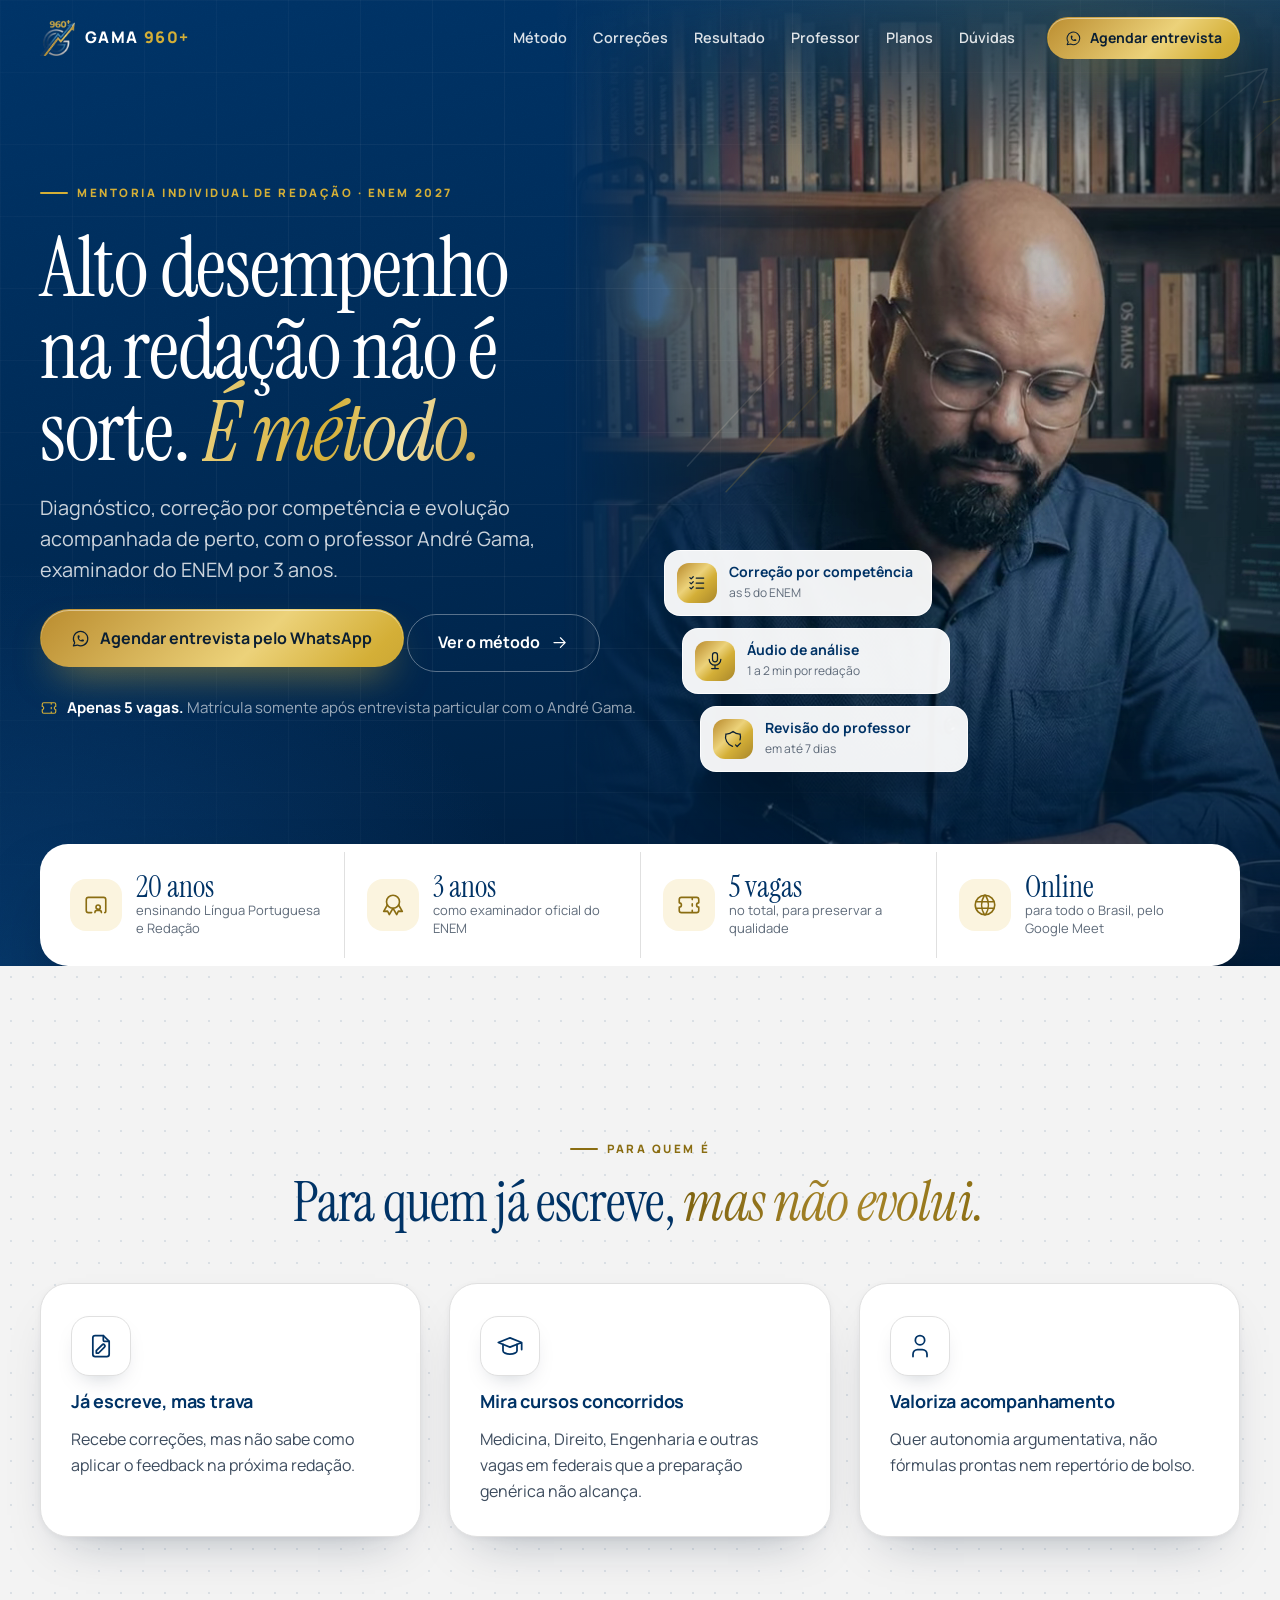
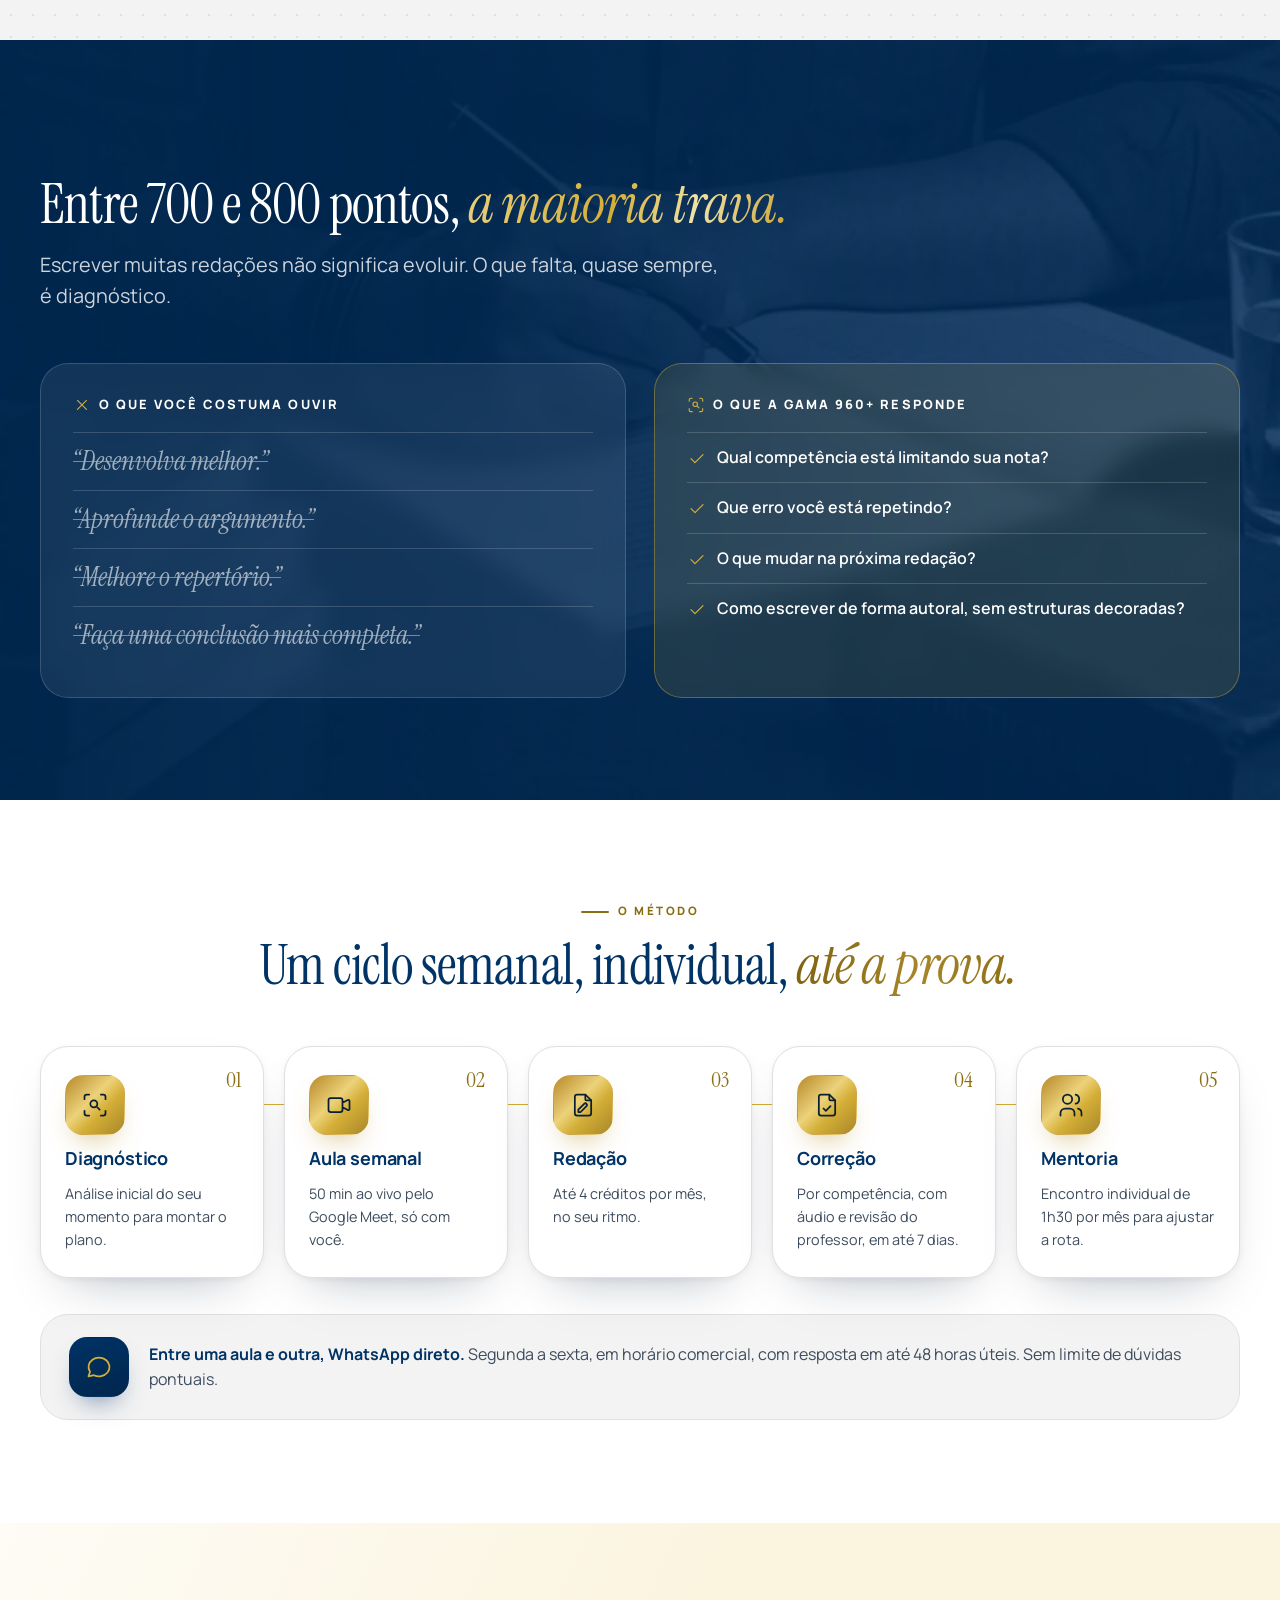
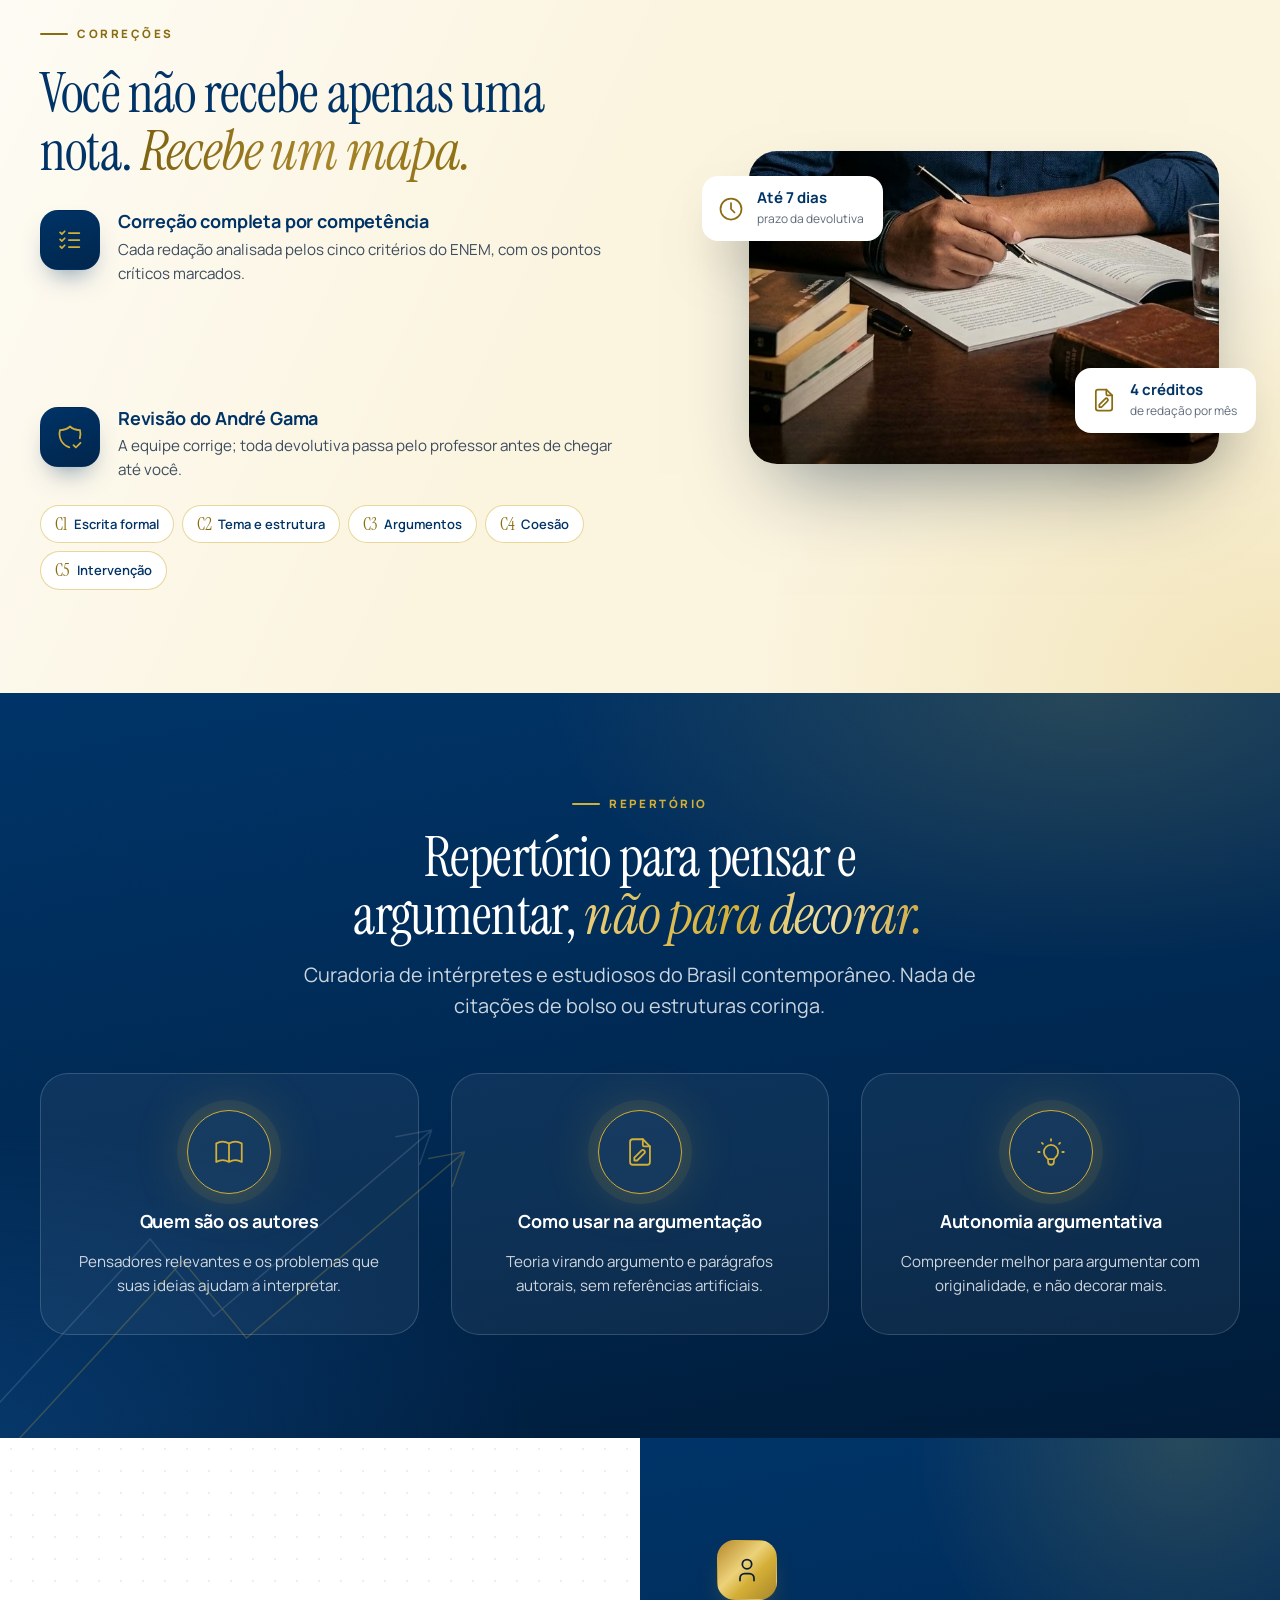
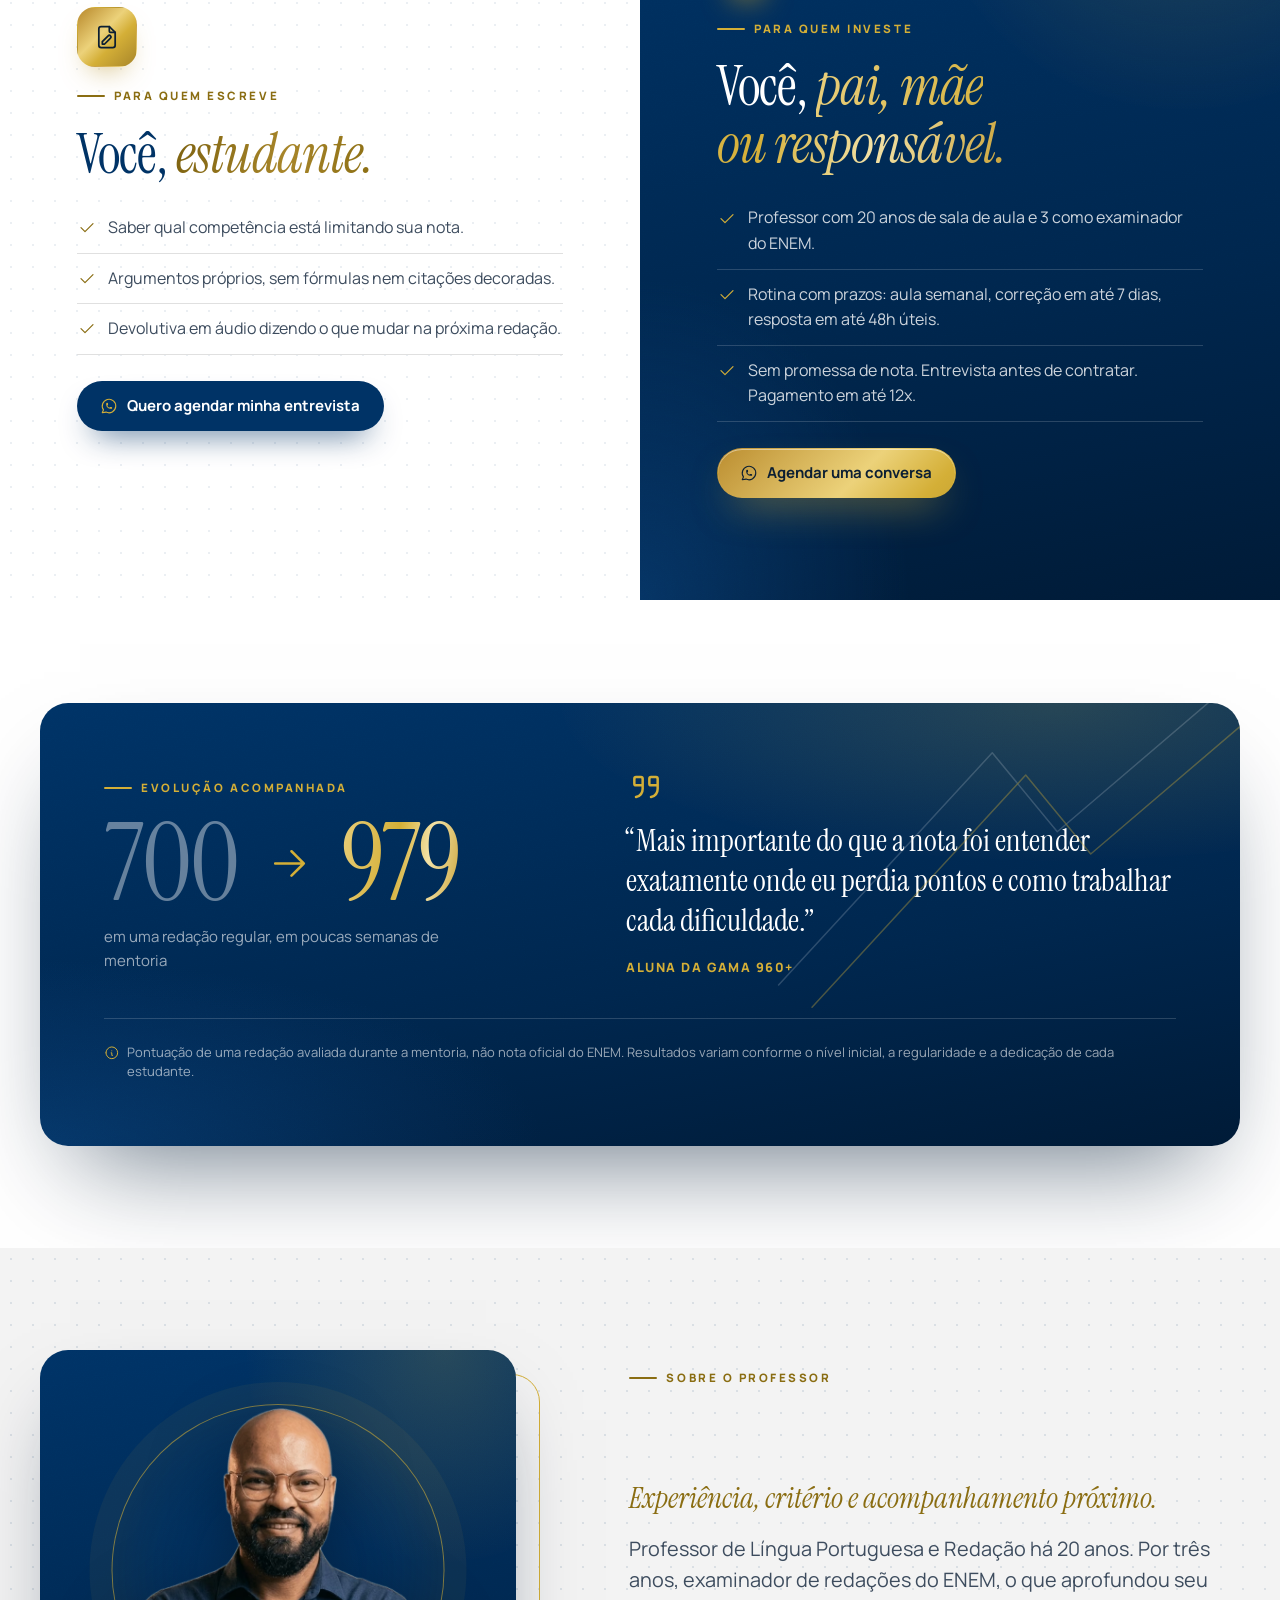
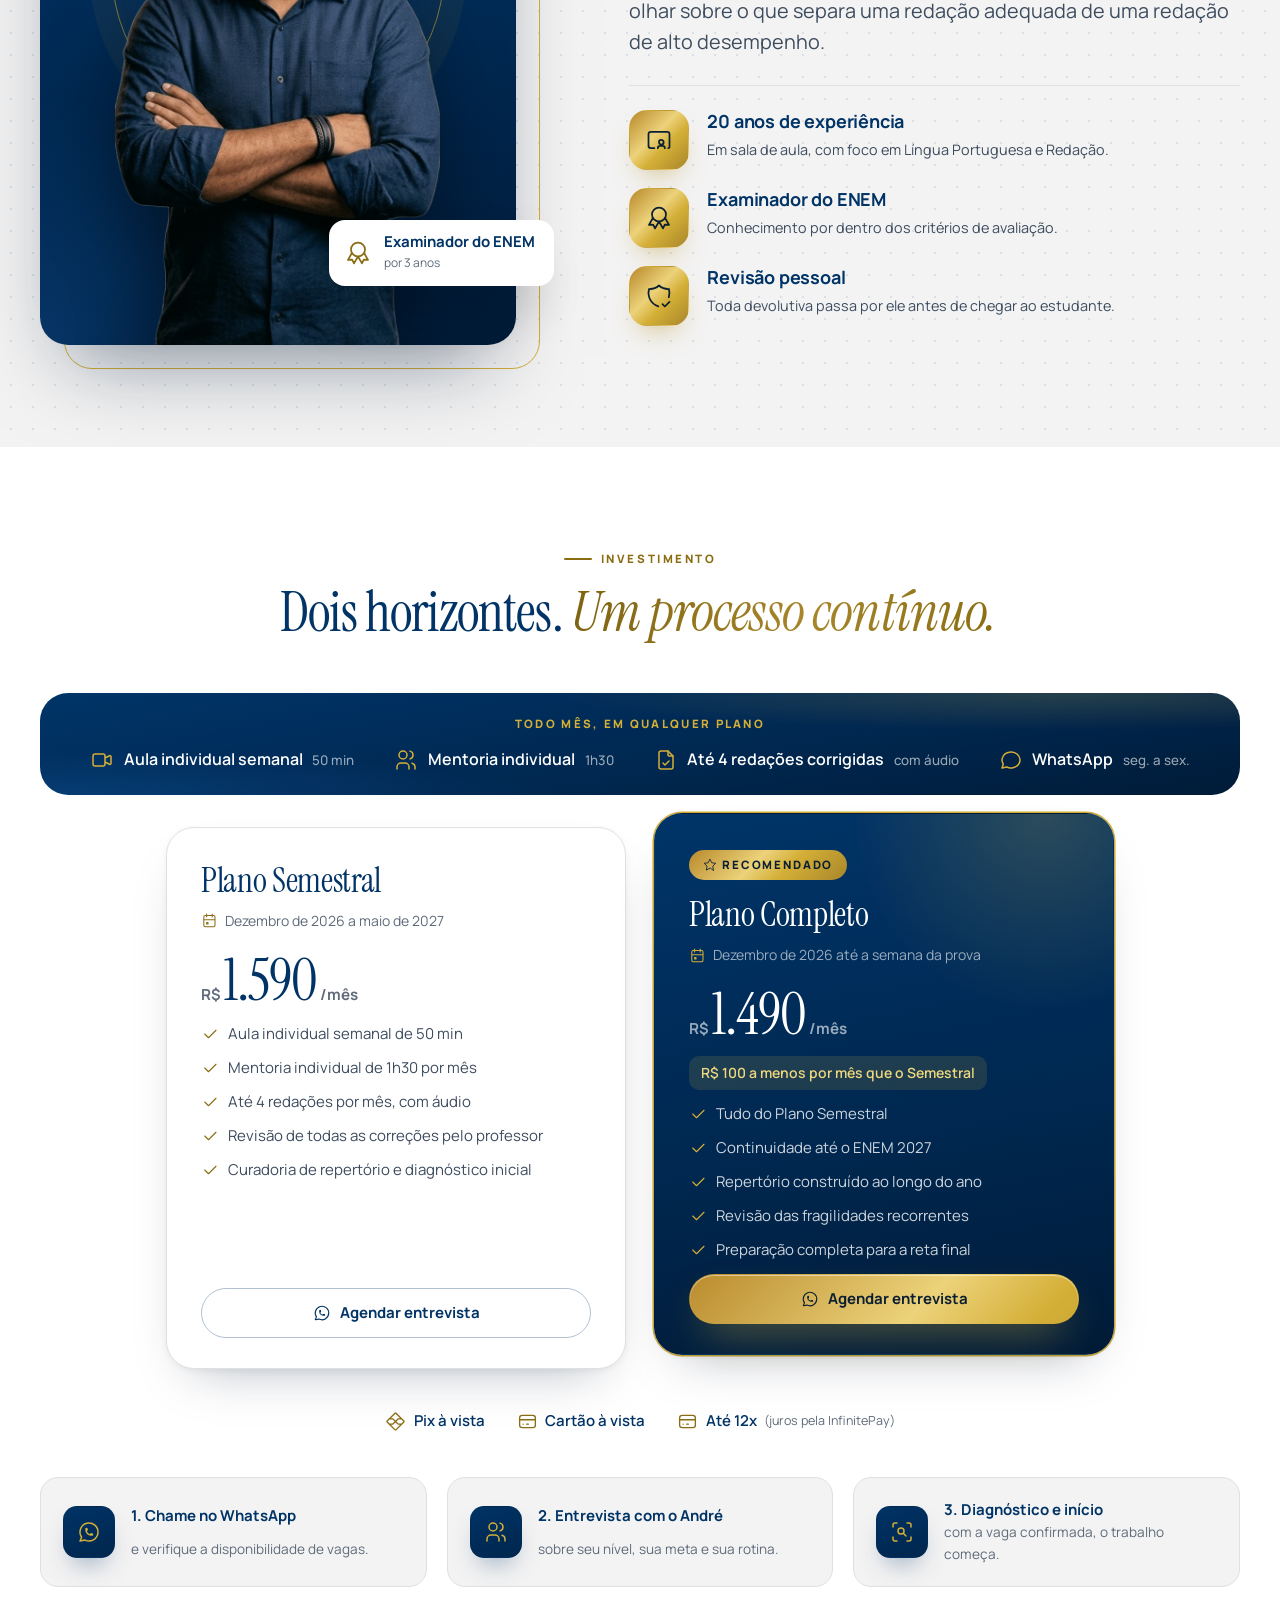
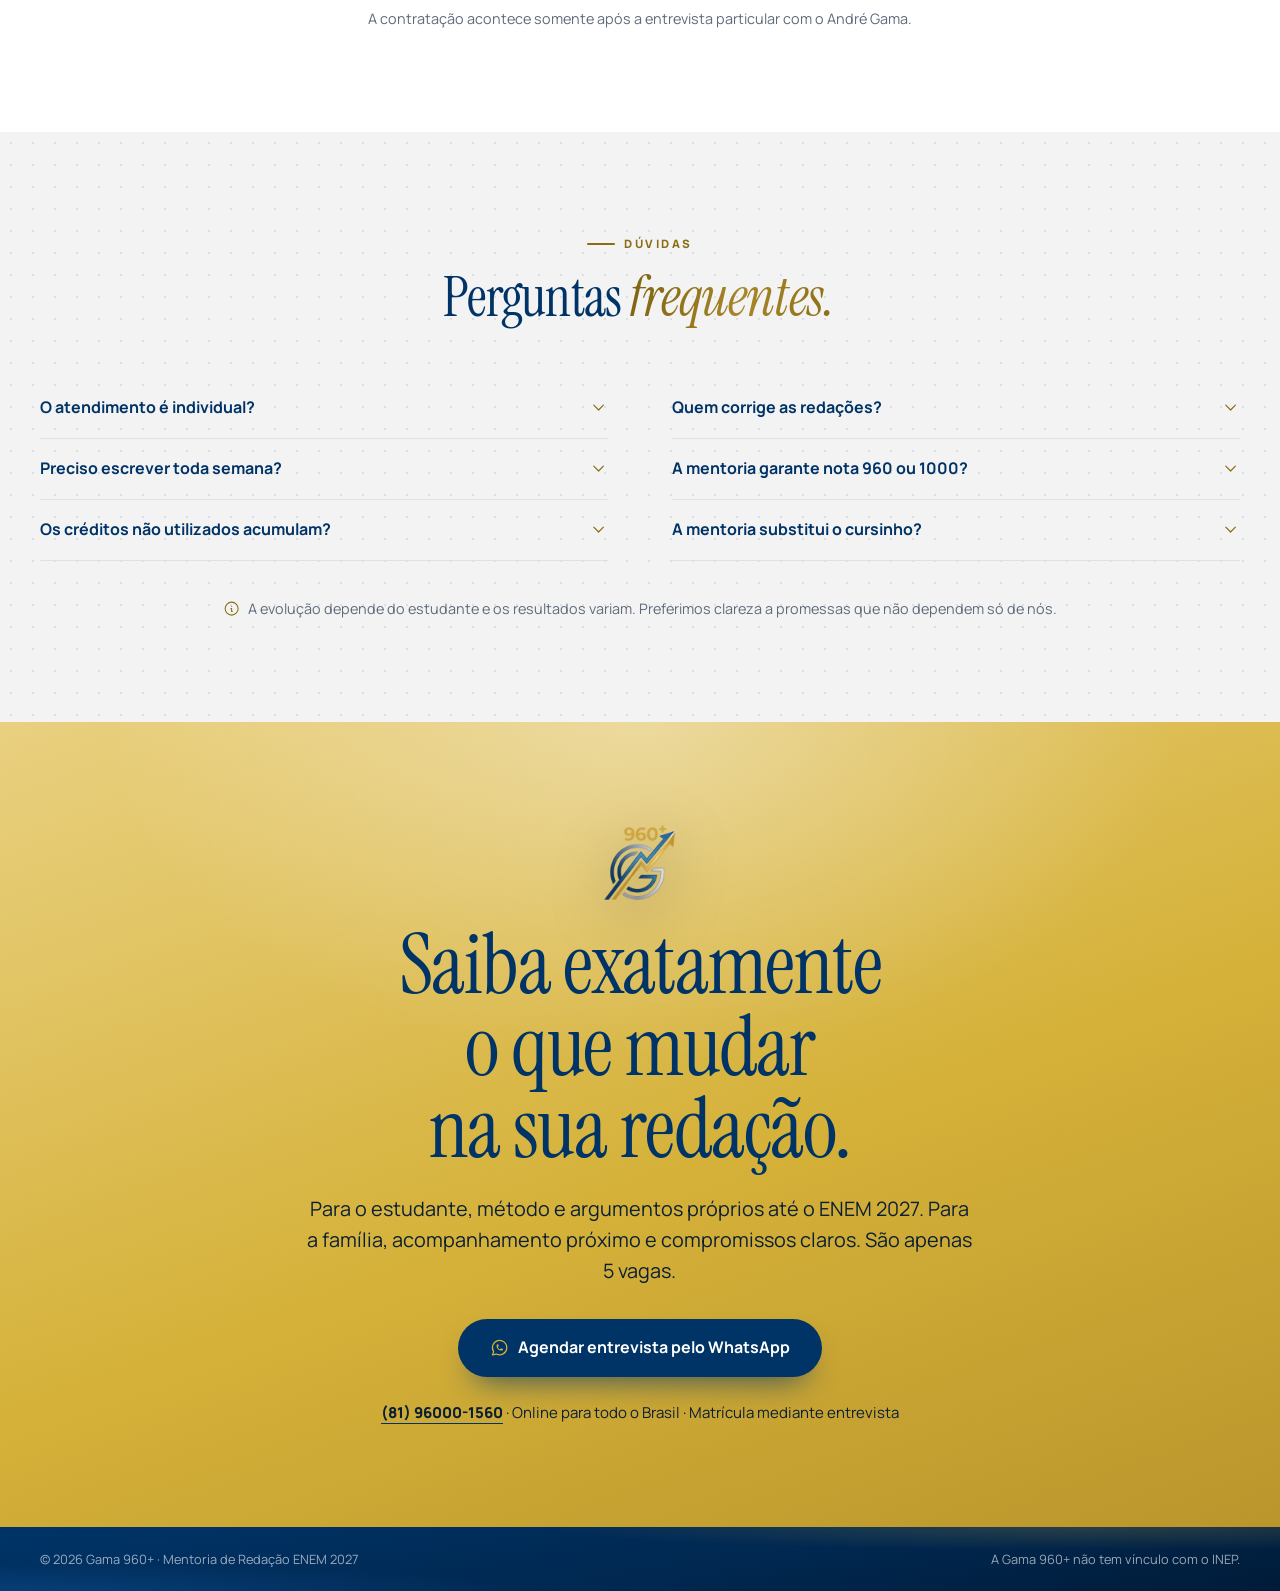
<file: landing/index.html>
<!doctype html>
<html lang="pt-BR">
<head>
  <meta charset="utf-8">
  <meta name="viewport" content="width=device-width, initial-scale=1, viewport-fit=cover, interactive-widget=resizes-content">
  <title>Gama 960+ · Mentoria individual de Redação para o ENEM 2027</title>
  <meta name="description" content="Mentoria individual de redação para o ENEM 2027 com o professor André Gama, examinador do ENEM por 3 anos. Diagnóstico, correção por competência e evolução acompanhada. Apenas 5 vagas, mediante entrevista.">
  <meta name="theme-color" content="#003366">
  <meta name="color-scheme" content="light">

  <meta property="og:type" content="website">
  <meta property="og:locale" content="pt_BR">
  <meta property="og:title" content="Gama 960+ · Mentoria individual de Redação ENEM 2027">
  <meta property="og:description" content="Alto desempenho na redação não é sorte. É método. Apenas 5 vagas, mediante entrevista com o professor André Gama.">
  <meta property="og:image" content="assets/img/og-image.jpg">
  <meta name="twitter:card" content="summary_large_image">

  <link rel="icon" href="assets/img/favicon-32.png" sizes="32x32" type="image/png">
  <link rel="apple-touch-icon" href="assets/img/apple-touch-icon.png">

  <link rel="preconnect" href="https://fonts.googleapis.com">
  <link rel="preconnect" href="https://fonts.gstatic.com" crossorigin>
  <link rel="stylesheet" href="https://fonts.googleapis.com/css2?family=Instrument+Serif:ital@0;1&family=Manrope:wght@400..800&display=swap">

  <link rel="stylesheet" href="css/base.css">
  <link rel="stylesheet" href="css/desktop.css" media="(min-width: 960px)">
  <link rel="stylesheet" href="css/mobile.css" media="(max-width: 959.98px)">

  <script src="js/main.js" defer></script>

  <script type="application/ld+json">
  {
    "@context": "https://schema.org",
    "@type": "Course",
    "name": "Gama 960+ · Mentoria de Redação ENEM 2027",
    "description": "Mentoria individual de redação para o ENEM 2027: aulas individuais ao vivo, correções por competência, repertório autoral e acompanhamento próximo.",
    "inLanguage": "pt-BR",
    "provider": { "@type": "Person", "name": "André Gama", "jobTitle": "Professor de Língua Portuguesa e Redação" },
    "offers": [
      { "@type": "Offer", "name": "Plano Semestral", "price": "1590", "priceCurrency": "BRL" },
      { "@type": "Offer", "name": "Plano Completo", "price": "1490", "priceCurrency": "BRL" }
    ]
  }
  </script>
</head>
<body>
<!-- sprite:start -->
<svg xmlns="http://www.w3.org/2000/svg" style="display:none" aria-hidden="true">
<symbol id="i-arrow-right" viewBox="0 0 24 24"><path fill="none" stroke="currentColor" stroke-linecap="round" stroke-linejoin="round" d="M5 12h14m-6 6l6-6m-6-6l6 6" /></symbol>
<symbol id="i-arrow-up-right" viewBox="0 0 24 24"><path fill="none" stroke="currentColor" stroke-linecap="round" stroke-linejoin="round" d="M17 7L7 17M8 7h9v9" /></symbol>
<symbol id="i-audio" viewBox="0 0 24 24"><g fill="none" stroke="currentColor" stroke-linecap="round" stroke-linejoin="round"><path d="M9 5a3 3 0 0 1 3-3a3 3 0 0 1 3 3v5a3 3 0 0 1-3 3a3 3 0 0 1-3-3z" /><path d="M5 10a7 7 0 0 0 14 0M8 21h8m-4-4v4" /></g></symbol>
<symbol id="i-aula-ao-vivo" viewBox="0 0 24 24"><path fill="none" stroke="currentColor" stroke-linecap="round" stroke-linejoin="round" d="m15 10l4.553-2.276A1 1 0 0 1 21 8.618v6.764a1 1 0 0 1-1.447.894L15 14zM3 8a2 2 0 0 1 2-2h8a2 2 0 0 1 2 2v8a2 2 0 0 1-2 2H5a2 2 0 0 1-2-2z" /></symbol>
<symbol id="i-autonomia" viewBox="0 0 24 24"><path fill="none" stroke="currentColor" stroke-linecap="round" stroke-linejoin="round" d="M3 12h1m8-9v1m8 8h1M5.6 5.6l.7.7m12.1-.7l-.7.7M9 16a5 5 0 1 1 6 0a3.5 3.5 0 0 0-1 3a2 2 0 0 1-4 0a3.5 3.5 0 0 0-1-3m.7 1h4.6" /></symbol>
<symbol id="i-aviso" viewBox="0 0 24 24"><g fill="none" stroke="currentColor" stroke-linecap="round" stroke-linejoin="round"><path d="M3 12a9 9 0 1 0 18 0a9 9 0 0 0-18 0m9-3h.01" /><path d="M11 12h1v4h1" /></g></symbol>
<symbol id="i-calendario" viewBox="0 0 24 24"><g fill="none" stroke="currentColor" stroke-linecap="round" stroke-linejoin="round"><path d="M4 7a2 2 0 0 1 2-2h12a2 2 0 0 1 2 2v12a2 2 0 0 1-2 2H6a2 2 0 0 1-2-2zm12-4v4M8 3v4m-4 4h16" /><path d="M8 15h2v2H8z" /></g></symbol>
<symbol id="i-cartao" viewBox="0 0 24 24"><path fill="none" stroke="currentColor" stroke-linecap="round" stroke-linejoin="round" d="M3 8a3 3 0 0 1 3-3h12a3 3 0 0 1 3 3v8a3 3 0 0 1-3 3H6a3 3 0 0 1-3-3zm0 2h18M7 15h.01M11 15h2" /></symbol>
<symbol id="i-check" viewBox="0 0 24 24"><path fill="none" stroke="currentColor" stroke-linecap="round" stroke-linejoin="round" d="m5 12l5 5L20 7" /></symbol>
<symbol id="i-chevron-down" viewBox="0 0 24 24"><path fill="none" stroke="currentColor" stroke-linecap="round" stroke-linejoin="round" d="m6 9l6 6l6-6" /></symbol>
<symbol id="i-close" viewBox="0 0 24 24"><path fill="none" stroke="currentColor" stroke-linecap="round" stroke-linejoin="round" d="M18 6L6 18M6 6l12 12" /></symbol>
<symbol id="i-competencias" viewBox="0 0 24 24"><path fill="none" stroke="currentColor" stroke-linecap="round" stroke-linejoin="round" d="M3.5 5.5L5 7l2.5-2.5m-4 7L5 13l2.5-2.5m-4 7L5 19l2.5-2.5M11 6h9m-9 6h9m-9 6h9" /></symbol>
<symbol id="i-correcao" viewBox="0 0 24 24"><g fill="none" stroke="currentColor" stroke-linecap="round" stroke-linejoin="round"><path d="M14 3v4a1 1 0 0 0 1 1h4" /><path d="M17 21H7a2 2 0 0 1-2-2V5a2 2 0 0 1 2-2h7l5 5v11a2 2 0 0 1-2 2" /><path d="m9 15l2 2l4-4" /></g></symbol>
<symbol id="i-depoimento" viewBox="0 0 24 24"><path fill="none" stroke="currentColor" stroke-linecap="round" stroke-linejoin="round" d="M10 11H6a1 1 0 0 1-1-1V7a1 1 0 0 1 1-1h3a1 1 0 0 1 1 1v6q0 4-4 5m13-7h-4a1 1 0 0 1-1-1V7a1 1 0 0 1 1-1h3a1 1 0 0 1 1 1v6q0 4-4 5" /></symbol>
<symbol id="i-diagnostico" viewBox="0 0 24 24"><path fill="none" stroke="currentColor" stroke-linecap="round" stroke-linejoin="round" d="M8 11a3 3 0 1 0 6 0a3 3 0 0 0-6 0m8 5l-2.5-2.5M3 7V5a2 2 0 0 1 2-2h2M3 17v2a2 2 0 0 0 2 2h2M17 3h2a2 2 0 0 1 2 2v2m-4 14h2a2 2 0 0 0 2-2v-2" /></symbol>
<symbol id="i-estrela" viewBox="0 0 24 24"><path fill="none" stroke="currentColor" stroke-linecap="round" stroke-linejoin="round" d="m12 17.75l-6.172 3.245l1.179-6.873l-5-4.867l6.9-1l3.086-6.253l3.086 6.253l6.9 1l-5 4.867l1.179 6.873z" /></symbol>
<symbol id="i-evolucao" viewBox="0 0 24 24"><g fill="none" stroke="currentColor" stroke-linecap="round" stroke-linejoin="round"><path d="m3 17l6-6l4 4l8-8" /><path d="M14 7h7v7" /></g></symbol>
<symbol id="i-examinador" viewBox="0 0 24 24"><g fill="none" stroke="currentColor" stroke-linecap="round" stroke-linejoin="round"><path d="M6 9a6 6 0 1 0 12 0A6 6 0 1 0 6 9" /><path d="m12 15l3.4 5.89l1.598-3.233l3.598.232l-3.4-5.889M6.802 12l-3.4 5.89L7 17.657l1.598 3.232l3.4-5.889" /></g></symbol>
<symbol id="i-experiencia" viewBox="0 0 24 24"><g fill="none" stroke="currentColor" stroke-linecap="round" stroke-linejoin="round"><path d="M8 19H5a2 2 0 0 1-2-2V7a2 2 0 0 1 2-2h14a2 2 0 0 1 2 2v11a1 1 0 0 1-1 1" /><path d="M12 14a2 2 0 1 0 4.001-.001A2 2 0 0 0 12 14m5 5a2 2 0 0 0-2-2h-2a2 2 0 0 0-2 2" /></g></symbol>
<symbol id="i-individual" viewBox="0 0 24 24"><path fill="none" stroke="currentColor" stroke-linecap="round" stroke-linejoin="round" d="M8 7a4 4 0 1 0 8 0a4 4 0 0 0-8 0M6 21v-2a4 4 0 0 1 4-4h4a4 4 0 0 1 4 4v2" /></symbol>
<symbol id="i-mensagem" viewBox="0 0 24 24"><path fill="none" stroke="currentColor" stroke-linecap="round" stroke-linejoin="round" d="m3 20l1.3-3.9C1.976 12.663 2.874 8.228 6.4 5.726c3.526-2.501 8.59-2.296 11.845.48c3.255 2.777 3.695 7.266 1.029 10.501S11.659 20.922 7.7 19z" /></symbol>
<symbol id="i-mentoria" viewBox="0 0 24 24"><path fill="none" stroke="currentColor" stroke-linecap="round" stroke-linejoin="round" d="M5 7a4 4 0 1 0 8 0a4 4 0 1 0-8 0M3 21v-2a4 4 0 0 1 4-4h4a4 4 0 0 1 4 4v2m1-17.87a4 4 0 0 1 0 7.75M21 21v-2a4 4 0 0 0-3-3.85" /></symbol>
<symbol id="i-menu" viewBox="0 0 24 24"><path fill="none" stroke="currentColor" stroke-linecap="round" stroke-linejoin="round" d="M4 6h16M4 12h16M4 18h16" /></symbol>
<symbol id="i-meta" viewBox="0 0 24 24"><g fill="none" stroke="currentColor" stroke-linecap="round" stroke-linejoin="round"><path d="M11 12a1 1 0 1 0 2 0a1 1 0 1 0-2 0" /><path d="M12 7a5 5 0 1 0 5 5" /><path d="M13 3.055A9 9 0 1 0 20.941 11" /><path d="M15 6v3h3l3-3h-3V3zm0 3l-3 3" /></g></symbol>
<symbol id="i-minus" viewBox="0 0 24 24"><path fill="none" stroke="currentColor" stroke-linecap="round" stroke-linejoin="round" d="M5 12h14" /></symbol>
<symbol id="i-online-brasil" viewBox="0 0 24 24"><g fill="none" stroke="currentColor" stroke-linecap="round" stroke-linejoin="round"><path d="M3 12a9 9 0 1 0 18 0a9 9 0 0 0-18 0m.6-3h16.8M3.6 15h16.8" /><path d="M11.5 3a17 17 0 0 0 0 18m1-18a17 17 0 0 1 0 18" /></g></symbol>
<symbol id="i-pix" viewBox="0 0 256 256"><path fill="currentColor" d="m235.34 116.72l-96.06-96.06a16 16 0 0 0-22.56 0l-96.06 96.06a16 16 0 0 0 0 22.56l96.06 96.06a16 16 0 0 0 22.56 0l96.06-96.06a16 16 0 0 0 0-22.56M128 32l56 56h-24a8 8 0 0 0-5.66 2.34L128 116.68l-26.34-26.34A8 8 0 0 0 96 88H72Zm-72 72h36.68l24 24l-24 24H56l-24-24Zm72 120l-56-56h24a8 8 0 0 0 5.66-2.34L128 139.31l26.34 26.35A8 8 0 0 0 160 168h24Zm72-72h-36.68l-24-24l24-24H200l24 24Z" /></symbol>
<symbol id="i-plus" viewBox="0 0 24 24"><path fill="none" stroke="currentColor" stroke-linecap="round" stroke-linejoin="round" d="M12 5v14m-7-7h14" /></symbol>
<symbol id="i-prazo" viewBox="0 0 24 24"><g fill="none" stroke="currentColor" stroke-linecap="round" stroke-linejoin="round"><path d="M3 12a9 9 0 1 0 18 0a9 9 0 0 0-18 0" /><path d="M12 7v5l3 3" /></g></symbol>
<symbol id="i-redacao" viewBox="0 0 24 24"><g fill="none" stroke="currentColor" stroke-linecap="round" stroke-linejoin="round"><path d="M14 3v4a1 1 0 0 0 1 1h4" /><path d="M17 21H7a2 2 0 0 1-2-2V5a2 2 0 0 1 2-2h7l5 5v11a2 2 0 0 1-2 2" /><path d="m10 18l5-5a1.414 1.414 0 0 0-2-2l-5 5v2z" /></g></symbol>
<symbol id="i-repertorio" viewBox="0 0 24 24"><path fill="none" stroke="currentColor" stroke-linecap="round" stroke-linejoin="round" d="M3 19a9 9 0 0 1 9 0a9 9 0 0 1 9 0M3 6a9 9 0 0 1 9 0a9 9 0 0 1 9 0M3 6v13m9-13v13m9-13v13" /></symbol>
<symbol id="i-revisao-professor" viewBox="0 0 24 24"><path fill="none" stroke="currentColor" stroke-linecap="round" stroke-linejoin="round" d="M11.46 20.846A12 12 0 0 1 3.5 6A12 12 0 0 0 12 3a12 12 0 0 0 8.5 3a12 12 0 0 1-.09 7.06M15 19l2 2l4-4" /></symbol>
<symbol id="i-universidade" viewBox="0 0 24 24"><g fill="none" stroke="currentColor" stroke-linecap="round" stroke-linejoin="round"><path d="M22 9L12 5L2 9l10 4zv6" /><path d="M6 10.6V16a6 3 0 0 0 12 0v-5.4" /></g></symbol>
<symbol id="i-vagas" viewBox="0 0 24 24"><path fill="none" stroke="currentColor" stroke-linecap="round" stroke-linejoin="round" d="M15 5v2m0 4v2m0 4v2M5 5h14a2 2 0 0 1 2 2v3a2 2 0 0 0 0 4v3a2 2 0 0 1-2 2H5a2 2 0 0 1-2-2v-3a2 2 0 0 0 0-4V7a2 2 0 0 1 2-2" /></symbol>
<symbol id="i-whatsapp" viewBox="0 0 24 24"><g fill="none" stroke="currentColor" stroke-linecap="round" stroke-linejoin="round"><path d="m3 21l1.65-3.8a9 9 0 1 1 3.4 2.9z" /><path d="M9 10a.5.5 0 0 0 1 0V9a.5.5 0 0 0-1 0za5 5 0 0 0 5 5h1a.5.5 0 0 0 0-1h-1a.5.5 0 0 0 0 1" /></g></symbol>
<symbol id="i-x" viewBox="0 0 24 24"><path fill="none" stroke="currentColor" stroke-linecap="round" stroke-linejoin="round" d="M18 6L6 18M6 6l12 12" /></symbol>
</svg>
<!-- sprite:end -->

<a class="skip-link" href="#conteudo">Pular para o conteúdo</a>

<header class="site-header">
  <div class="container site-header__inner">
    <a class="brand" href="#topo" aria-label="Gama 960+, voltar ao início">
      <img class="brand__mark" src="assets/img/logo-mark-96.webp" srcset="assets/img/logo-mark-96.webp 1x, assets/img/logo-mark-192.webp 2x" width="92" height="96" alt="">
      <span class="brand__name">Gama <span class="brand__plus">960+</span></span>
    </a>
    <nav id="site-nav" class="site-nav" aria-label="Principal">
      <a class="site-nav__link" href="#metodo">Método</a>
      <a class="site-nav__link" href="#correcoes">Correções</a>
      <a class="site-nav__link" href="#resultado">Resultado</a>
      <a class="site-nav__link" href="#professor">Professor</a>
      <a class="site-nav__link" href="#planos">Planos</a>
      <a class="site-nav__link" href="#duvidas">Dúvidas</a>
      <div class="site-nav__foot">
        <a class="btn btn--gold site-nav__cta" href="https://wa.me/5581960001560?text=Ol%C3%A1%2C%20Andr%C3%A9%21%20Vim%20pelo%20site%20da%20Gama%20960%2B%20e%20gostaria%20de%20agendar%20uma%20entrevista%20para%20a%20Mentoria%20de%20Reda%C3%A7%C3%A3o%20ENEM%202027." target="_blank" rel="noopener">
          <svg class="icon" aria-hidden="true"><use href="#i-whatsapp"/></svg>
          Agendar entrevista pelo WhatsApp
        </a>
        <p class="site-nav__note">Apenas 5 vagas · matrícula somente após entrevista com o André Gama</p>
      </div>
    </nav>
    <a class="btn btn--gold btn--sm site-header__cta" href="https://wa.me/5581960001560?text=Ol%C3%A1%2C%20Andr%C3%A9%21%20Vim%20pelo%20site%20da%20Gama%20960%2B%20e%20gostaria%20de%20agendar%20uma%20entrevista%20para%20a%20Mentoria%20de%20Reda%C3%A7%C3%A3o%20ENEM%202027." target="_blank" rel="noopener">
      <svg class="icon" aria-hidden="true"><use href="#i-whatsapp"/></svg>
      Agendar entrevista
    </a>
    <button class="nav-toggle" type="button" aria-controls="site-nav" aria-expanded="false" aria-label="Abrir menu">
      <span class="nav-toggle__bar" aria-hidden="true"></span>
      <span class="nav-toggle__bar" aria-hidden="true"></span>
    </button>
  </div>
</header>

<main id="conteudo">

<!-- ======== 1. Hero · navy ======== -->
<section class="hero bg-navy" id="topo" aria-labelledby="hero-title">
  <div class="bg-grid" aria-hidden="true"></div>
  <svg class="motif hero__motif" viewBox="0 0 620 430" fill="none" aria-hidden="true">
    <path class="motif__a" d="M20 380 L250 130 L320 215 L560 10 M520.7 17.3 L560 10 L546.7 47.7"/>
    <path class="motif__b" d="M56 404 L286 154 L356 239 L596 34 M556.7 41.3 L596 34 L582.7 71.7"/>
  </svg>

  <div class="container hero__grid">
    <div class="hero__content">
      <p class="eyebrow" data-reveal>Mentoria individual de redação · ENEM 2027</p>
      <h1 class="display" id="hero-title" data-reveal style="--i:1">Alto desempenho na redação não é sorte. <em>É método.</em></h1>
      <p class="lead" data-reveal style="--i:2">Diagnóstico, correção por competência e evolução acompanhada de perto, com o professor André Gama, examinador do ENEM por 3 anos.</p>
      <div class="actions" data-reveal style="--i:3">
        <a class="btn btn--gold btn--lg" href="https://wa.me/5581960001560?text=Ol%C3%A1%2C%20Andr%C3%A9%21%20Vim%20pelo%20site%20da%20Gama%20960%2B%20e%20gostaria%20de%20agendar%20uma%20entrevista%20para%20a%20Mentoria%20de%20Reda%C3%A7%C3%A3o%20ENEM%202027." target="_blank" rel="noopener">
          <svg class="icon" aria-hidden="true"><use href="#i-whatsapp"/></svg>
          Agendar entrevista pelo WhatsApp
        </a>
        <a class="btn btn--ghost btn--lg" href="#metodo">Ver o método <svg class="icon icon--arrow" aria-hidden="true"><use href="#i-arrow-right"/></svg></a>
      </div>
      <p class="note" data-reveal style="--i:4"><svg class="icon" aria-hidden="true"><use href="#i-vagas"/></svg><span><strong>Apenas 5 vagas.</strong> Matrícula somente após entrevista particular com o André Gama.</span></p>
    </div>

    <div class="hero__visual" aria-hidden="true">
      <div class="hero__picture">
        <video class="hero__video" autoplay muted loop playsinline preload="auto" poster="assets/img/andre-estante.jpg" width="720" height="1280" disablepictureinpicture>
          <source src="assets/video/video_plano_aberto_hq.webm" type="video/webm">
          <source src="assets/video/video_plano_aberto_hq.mp4" type="video/mp4">
        </video>
      </div>
      <ul class="float-cards">
        <li class="float-card" style="--i:0"><span class="float-card__icon"><svg class="icon" aria-hidden="true"><use href="#i-competencias"/></svg></span><span><b>Correção por competência</b><small>as 5 do ENEM</small></span></li>
        <li class="float-card" style="--i:1"><span class="float-card__icon"><svg class="icon" aria-hidden="true"><use href="#i-audio"/></svg></span><span><b>Áudio de análise</b><small>1 a 2 min por redação</small></span></li>
        <li class="float-card" style="--i:2"><span class="float-card__icon"><svg class="icon" aria-hidden="true"><use href="#i-revisao-professor"/></svg></span><span><b>Revisão do professor</b><small>em até 7 dias</small></span></li>
      </ul>
    </div>
  </div>

  <div class="container">
    <ul class="stats" aria-label="Números da mentoria">
      <li class="stat" data-reveal style="--i:0"><span class="stat__icon"><svg class="icon" aria-hidden="true"><use href="#i-experiencia"/></svg></span><b><span data-count-to="20">20</span> anos</b><span>ensinando Língua Portuguesa e Redação</span></li>
      <li class="stat" data-reveal style="--i:1"><span class="stat__icon"><svg class="icon" aria-hidden="true"><use href="#i-examinador"/></svg></span><b><span data-count-to="3">3</span> anos</b><span>como examinador oficial do ENEM</span></li>
      <li class="stat" data-reveal style="--i:2"><span class="stat__icon"><svg class="icon" aria-hidden="true"><use href="#i-vagas"/></svg></span><b><span data-count-to="5">5</span> vagas</b><span>no total, para preservar a qualidade</span></li>
      <li class="stat" data-reveal style="--i:3"><span class="stat__icon"><svg class="icon" aria-hidden="true"><use href="#i-online-brasil"/></svg></span><b>Online</b><span>para todo o Brasil, pelo Google Meet</span></li>
    </ul>
  </div>
</section>

<!-- ======== 2. Para quem é · gray ======== -->
<section class="section who bg-gray" id="para-quem" aria-labelledby="who-title">
  <div class="container">
    <header class="section-head section-head--center">
      <p class="eyebrow" data-reveal>Para quem é</p>
      <h2 class="title" id="who-title" data-reveal style="--i:1">Para quem já escreve, <em>mas não evolui.</em></h2>
    </header>
    <ul class="cards-3">
      <li class="card" data-reveal style="--i:0">
        <span class="tile"><svg class="icon" aria-hidden="true"><use href="#i-redacao"/></svg></span>
        <h3>Já escreve, mas trava</h3>
        <p>Recebe correções, mas não sabe como aplicar o feedback na próxima redação.</p>
      </li>
      <li class="card" data-reveal style="--i:1">
        <span class="tile"><svg class="icon" aria-hidden="true"><use href="#i-universidade"/></svg></span>
        <h3>Mira cursos concorridos</h3>
        <p>Medicina, Direito, Engenharia e outras vagas em federais que a preparação genérica não alcança.</p>
      </li>
      <li class="card" data-reveal style="--i:2">
        <span class="tile"><svg class="icon" aria-hidden="true"><use href="#i-individual"/></svg></span>
        <h3>Valoriza acompanhamento</h3>
        <p>Quer autonomia argumentativa, não fórmulas prontas nem repertório de bolso.</p>
      </li>
    </ul>
  </div>
</section>

<!-- ======== 3. O platô · image ======== -->
<section class="section problem bg-image" id="plato" aria-labelledby="problem-title">
  <div class="container">
    <header class="section-head">
      <p class="eyebrow" data-reveal>O platô</p>
      <h2 class="title" id="problem-title" data-reveal style="--i:1">Entre 700 e 800 pontos, <em>a maioria trava.</em></h2>
      <p class="lead" data-reveal style="--i:2">Escrever muitas redações não significa evoluir. O que falta, quase sempre, é diagnóstico.</p>
    </header>
    <div class="problem__grid">
      <div class="glass" data-reveal>
        <h3 class="glass__title"><svg class="icon" aria-hidden="true"><use href="#i-x"/></svg>O que você costuma ouvir</h3>
        <ul class="glass__list glass__list--muted">
          <li>“Desenvolva melhor.”</li>
          <li>“Aprofunde o argumento.”</li>
          <li>“Melhore o repertório.”</li>
          <li>“Faça uma conclusão mais completa.”</li>
        </ul>
      </div>
      <div class="glass glass--gold" data-reveal style="--i:1">
        <h3 class="glass__title"><svg class="icon" aria-hidden="true"><use href="#i-diagnostico"/></svg>O que a Gama 960+ responde</h3>
        <ul class="glass__list">
          <li><svg class="icon" aria-hidden="true"><use href="#i-check"/></svg>Qual competência está limitando sua nota?</li>
          <li><svg class="icon" aria-hidden="true"><use href="#i-check"/></svg>Que erro você está repetindo?</li>
          <li><svg class="icon" aria-hidden="true"><use href="#i-check"/></svg>O que mudar na próxima redação?</li>
          <li><svg class="icon" aria-hidden="true"><use href="#i-check"/></svg>Como escrever de forma autoral, sem estruturas decoradas?</li>
        </ul>
      </div>
    </div>
  </div>
</section>

<!-- ======== 4. Método · white ======== -->
<section class="section method bg-white" id="metodo" aria-labelledby="method-title">
  <div class="container">
    <header class="section-head section-head--center">
      <p class="eyebrow" data-reveal>O método</p>
      <h2 class="title" id="method-title" data-reveal style="--i:1">Um ciclo semanal, individual, <em>até a prova.</em></h2>
    </header>
    <ol class="steps">
      <li class="step" data-reveal style="--i:0"><span class="step__n">01</span><span class="tile tile--gold"><svg class="icon" aria-hidden="true"><use href="#i-diagnostico"/></svg></span><h3>Diagnóstico</h3><p>Análise inicial do seu momento para montar o plano.</p></li>
      <li class="step" data-reveal style="--i:1"><span class="step__n">02</span><span class="tile tile--gold"><svg class="icon" aria-hidden="true"><use href="#i-aula-ao-vivo"/></svg></span><h3>Aula semanal</h3><p>50 min ao vivo pelo Google Meet, só com você.</p></li>
      <li class="step" data-reveal style="--i:2"><span class="step__n">03</span><span class="tile tile--gold"><svg class="icon" aria-hidden="true"><use href="#i-redacao"/></svg></span><h3>Redação</h3><p>Até 4 créditos por mês, no seu ritmo.</p></li>
      <li class="step" data-reveal style="--i:3"><span class="step__n">04</span><span class="tile tile--gold"><svg class="icon" aria-hidden="true"><use href="#i-correcao"/></svg></span><h3>Correção</h3><p>Por competência, com áudio e revisão do professor, em até 7 dias.</p></li>
      <li class="step" data-reveal style="--i:4"><span class="step__n">05</span><span class="tile tile--gold"><svg class="icon" aria-hidden="true"><use href="#i-mentoria"/></svg></span><h3>Mentoria</h3><p>Encontro individual de 1h30 por mês para ajustar a rota.</p></li>
    </ol>
    <div class="support" data-reveal>
      <span class="tile tile--navy"><svg class="icon" aria-hidden="true"><use href="#i-mensagem"/></svg></span>
      <p><b>Entre uma aula e outra, WhatsApp direto.</b> Segunda a sexta, em horário comercial, com resposta em até 48 horas úteis. Sem limite de dúvidas pontuais.</p>
    </div>
  </div>
</section>

<!-- ======== 5. Correções · gold tint ======== -->
<section class="section corrections bg-gold" id="correcoes" aria-labelledby="corr-title">
  <div class="container corrections__grid">
    <div class="corrections__content">
      <p class="eyebrow" data-reveal>Correções</p>
      <h2 class="title" id="corr-title" data-reveal style="--i:1">Você não recebe apenas uma nota. <em>Recebe um mapa.</em></h2>
      <ul class="features">
        <li class="feature" data-reveal style="--i:2"><span class="tile tile--navy"><svg class="icon" aria-hidden="true"><use href="#i-competencias"/></svg></span><div><h3>Correção completa por competência</h3><p>Cada redação analisada pelos cinco critérios do ENEM, com os pontos críticos marcados.</p></div></li>
        <li class="feature" data-reveal style="--i:3"><span class="tile tile--navy"><svg class="icon" aria-hidden="true"><use href="#i-audio"/></svg></span><div><h3>Áudio de análise</h3><p>De 1 a 2 minutos do professor explicando o que mais pesa no seu desempenho.</p></div></li>
        <li class="feature" data-reveal style="--i:4"><span class="tile tile--navy"><svg class="icon" aria-hidden="true"><use href="#i-revisao-professor"/></svg></span><div><h3>Revisão do André Gama</h3><p>A equipe corrige; toda devolutiva passa pelo professor antes de chegar até você.</p></div></li>
      </ul>
      <ul class="chips" aria-label="As cinco competências" data-reveal style="--i:5">
        <li><b>C1</b> Escrita formal</li><li><b>C2</b> Tema e estrutura</li><li><b>C3</b> Argumentos</li><li><b>C4</b> Coesão</li><li><b>C5</b> Intervenção</li>
      </ul>
    </div>
    <div class="corrections__media" data-reveal style="--i:2">
      <picture>
        <source type="image/avif" srcset="assets/img/andre-maos.avif">
        <source type="image/webp" srcset="assets/img/andre-maos.webp">
        <img src="assets/img/andre-maos.jpg" width="688" height="459" alt="Mãos do professor André Gama escrevendo com caneta-tinteiro em um caderno, ao lado de livros e um dicionário." loading="lazy" decoding="async">
      </picture>
      <p class="badge badge--a"><svg class="icon" aria-hidden="true"><use href="#i-prazo"/></svg><span><b>Até 7 dias</b><small>prazo da devolutiva</small></span></p>
      <p class="badge badge--b"><svg class="icon" aria-hidden="true"><use href="#i-redacao"/></svg><span><b>4 créditos</b><small>de redação por mês</small></span></p>
    </div>
  </div>
</section>

<!-- ======== 6. Repertório · navy ======== -->
<section class="section repertoire bg-navy" id="repertorio" aria-labelledby="rep-title">
  <svg class="motif repertoire__motif" viewBox="0 0 620 430" fill="none" aria-hidden="true">
    <path class="motif__a" d="M20 380 L250 130 L320 215 L560 10 M520.7 17.3 L560 10 L546.7 47.7"/>
    <path class="motif__b" d="M56 404 L286 154 L356 239 L596 34 M556.7 41.3 L596 34 L582.7 71.7"/>
  </svg>
  <div class="container">
    <header class="section-head section-head--center">
      <p class="eyebrow" data-reveal>Repertório</p>
      <h2 class="title" id="rep-title" data-reveal style="--i:1">Repertório para pensar e argumentar, <em>não para decorar.</em></h2>
      <p class="lead" data-reveal style="--i:2">Curadoria de intérpretes e estudiosos do Brasil contemporâneo. Nada de citações de bolso ou estruturas coringa.</p>
    </header>
    <ul class="rings">
      <li data-reveal style="--i:0"><span class="ring"><svg class="icon" aria-hidden="true"><use href="#i-repertorio"/></svg></span><h3>Quem são os autores</h3><p>Pensadores relevantes e os problemas que suas ideias ajudam a interpretar.</p></li>
      <li data-reveal style="--i:1"><span class="ring"><svg class="icon" aria-hidden="true"><use href="#i-redacao"/></svg></span><h3>Como usar na argumentação</h3><p>Teoria virando argumento e parágrafos autorais, sem referências artificiais.</p></li>
      <li data-reveal style="--i:2"><span class="ring"><svg class="icon" aria-hidden="true"><use href="#i-autonomia"/></svg></span><h3>Autonomia argumentativa</h3><p>Compreender melhor para argumentar com originalidade, e não decorar mais.</p></li>
    </ul>
  </div>
</section>

<!-- ======== 7. Estudante e família · split ======== -->
<section class="split" id="familia" aria-label="Para quem escreve e para quem investe">
  <article class="split__half split__half--white" id="estudante" aria-labelledby="student-title">
    <div class="split__inner">
      <span class="tile tile--gold" data-reveal><svg class="icon" aria-hidden="true"><use href="#i-redacao"/></svg></span>
      <p class="eyebrow" data-reveal style="--i:1">Para quem escreve</p>
      <h2 class="title" id="student-title" data-reveal style="--i:2">Você, <em>estudante.</em></h2>
      <ul class="checks" data-reveal style="--i:3">
        <li><svg class="icon" aria-hidden="true"><use href="#i-check"/></svg>Saber qual competência está limitando sua nota.</li>
        <li><svg class="icon" aria-hidden="true"><use href="#i-check"/></svg>Argumentos próprios, sem fórmulas nem citações decoradas.</li>
        <li><svg class="icon" aria-hidden="true"><use href="#i-check"/></svg>Devolutiva em áudio dizendo o que mudar na próxima redação.</li>
      </ul>
      <a class="btn btn--navy" data-reveal style="--i:4" href="https://wa.me/5581960001560?text=Ol%C3%A1%2C%20Andr%C3%A9%21%20Sou%20estudante%2C%20vim%20pelo%20site%20da%20Gama%20960%2B%20e%20quero%20agendar%20minha%20entrevista%20para%20a%20Mentoria%20de%20Reda%C3%A7%C3%A3o%20ENEM%202027." target="_blank" rel="noopener"><svg class="icon" aria-hidden="true"><use href="#i-whatsapp"/></svg>Quero agendar minha entrevista</a>
    </div>
  </article>
  <article class="split__half split__half--navy bg-navy" aria-labelledby="family-title">
    <div class="split__inner">
      <span class="tile tile--gold" data-reveal><svg class="icon" aria-hidden="true"><use href="#i-individual"/></svg></span>
      <p class="eyebrow" data-reveal style="--i:1">Para quem investe</p>
      <h2 class="title" id="family-title" data-reveal style="--i:2">Você, <em>pai, mãe ou responsável.</em></h2>
      <ul class="checks" data-reveal style="--i:3">
        <li><svg class="icon" aria-hidden="true"><use href="#i-check"/></svg>Professor com 20 anos de sala de aula e 3 como examinador do ENEM.</li>
        <li><svg class="icon" aria-hidden="true"><use href="#i-check"/></svg>Rotina com prazos: aula semanal, correção em até 7 dias, resposta em até 48h úteis.</li>
        <li><svg class="icon" aria-hidden="true"><use href="#i-check"/></svg>Sem promessa de nota. Entrevista antes de contratar. Pagamento em até 12x.</li>
      </ul>
      <a class="btn btn--gold" data-reveal style="--i:4" href="https://wa.me/5581960001560?text=Ol%C3%A1%2C%20Andr%C3%A9%21%20Sou%20respons%C3%A1vel%20por%20um%28a%29%20estudante%2C%20vim%20pelo%20site%20da%20Gama%20960%2B%20e%20gostaria%20de%20agendar%20uma%20entrevista%20sobre%20a%20Mentoria%20de%20Reda%C3%A7%C3%A3o%20ENEM%202027." target="_blank" rel="noopener"><svg class="icon" aria-hidden="true"><use href="#i-whatsapp"/></svg>Agendar uma conversa</a>
    </div>
  </article>
</section>

<!-- ======== 8. Resultado · white with navy panel ======== -->
<section class="section proof bg-white" id="resultado" aria-labelledby="proof-title">
  <div class="container">
    <div class="proof__panel bg-navy" data-reveal>
      <svg class="motif proof__motif" viewBox="0 0 620 430" fill="none" aria-hidden="true">
        <path class="motif__a" d="M20 380 L250 130 L320 215 L560 10 M520.7 17.3 L560 10 L546.7 47.7"/>
        <path class="motif__b" d="M56 404 L286 154 L356 239 L596 34 M556.7 41.3 L596 34 L582.7 71.7"/>
      </svg>
      <div class="proof__score">
        <p class="eyebrow">Evolução acompanhada</p>
        <p class="proof__numbers" aria-label="De 700 para 980 pontos"><span class="proof__from">700</span><svg class="icon proof__arrow" aria-hidden="true"><use href="#i-arrow-right"/></svg><span class="proof__to" data-count-from="700" data-count-to="980">980</span></p>
        <p class="proof__label">em uma redação regular, em poucas semanas de mentoria</p>
      </div>
      <figure class="proof__quote">
        <svg class="icon proof__mark" aria-hidden="true"><use href="#i-depoimento"/></svg>
        <blockquote id="proof-title"><p>“Mais importante do que a nota foi entender exatamente onde eu perdia pontos e como trabalhar cada dificuldade.”</p></blockquote>
        <figcaption>Aluna da Gama 960+</figcaption>
      </figure>
      <p class="fine"><svg class="icon" aria-hidden="true"><use href="#i-aviso"/></svg>Pontuação de uma redação avaliada durante a mentoria, não nota oficial do ENEM. Resultados variam conforme o nível inicial, a regularidade e a dedicação de cada estudante.</p>
    </div>
  </div>
</section>

<!-- ======== 9. Professor · gray ======== -->
<section class="section professor bg-gray" id="professor" aria-labelledby="prof-title">
  <div class="container professor__grid">
    <div class="professor__media" data-reveal>
      <div class="professor__stage bg-navy">
        <span class="professor__ring" aria-hidden="true"></span>
        <picture>
          <source type="image/avif" srcset="assets/img/andre-cruzado.avif">
          <img class="professor__cutout" src="assets/img/andre-cruzado.webp" width="688" height="1159" alt="Professor André Gama de braços cruzados, sorrindo, com camisa azul e óculos." loading="lazy" decoding="async">
        </picture>
      </div>
      <p class="badge badge--prof"><svg class="icon" aria-hidden="true"><use href="#i-examinador"/></svg><span><b>Examinador do ENEM</b><small>por 3 anos</small></span></p>
    </div>
    <div class="professor__content">
      <p class="eyebrow" data-reveal>Sobre o professor</p>
      <h2 class="title" id="prof-title" data-reveal style="--i:1">André Gama</h2>
      <p class="professor__sub" data-reveal style="--i:2">Experiência, critério e acompanhamento próximo.</p>
      <p class="lead" data-reveal style="--i:3">Professor de Língua Portuguesa e Redação há 20 anos. Por três anos, examinador de redações do ENEM, o que aprofundou seu olhar sobre o que separa uma redação adequada de uma redação de alto desempenho.</p>
      <ul class="features features--compact">
        <li class="feature" data-reveal style="--i:4"><span class="tile tile--gold"><svg class="icon" aria-hidden="true"><use href="#i-experiencia"/></svg></span><div><h3>20 anos de experiência</h3><p>Em sala de aula, com foco em Língua Portuguesa e Redação.</p></div></li>
        <li class="feature" data-reveal style="--i:5"><span class="tile tile--gold"><svg class="icon" aria-hidden="true"><use href="#i-examinador"/></svg></span><div><h3>Examinador do ENEM</h3><p>Conhecimento por dentro dos critérios de avaliação.</p></div></li>
        <li class="feature" data-reveal style="--i:6"><span class="tile tile--gold"><svg class="icon" aria-hidden="true"><use href="#i-revisao-professor"/></svg></span><div><h3>Revisão pessoal</h3><p>Toda devolutiva passa por ele antes de chegar ao estudante.</p></div></li>
      </ul>
    </div>
  </div>
</section>

<!-- ======== 10. Planos · white ======== -->
<section class="section plans bg-white" id="planos" aria-labelledby="plans-title">
  <div class="container">
    <header class="section-head section-head--center">
      <p class="eyebrow" data-reveal>Investimento</p>
      <h2 class="title" id="plans-title" data-reveal style="--i:1">Dois horizontes. <em>Um processo contínuo.</em></h2>
    </header>
    <ul class="monthly bg-navy" aria-label="Incluído todo mês, em qualquer plano" data-reveal>
      <li class="monthly__title">Todo mês, em qualquer plano</li>
      <li><svg class="icon" aria-hidden="true"><use href="#i-aula-ao-vivo"/></svg>Aula individual semanal <small>50 min</small></li>
      <li><svg class="icon" aria-hidden="true"><use href="#i-mentoria"/></svg>Mentoria individual <small>1h30</small></li>
      <li><svg class="icon" aria-hidden="true"><use href="#i-correcao"/></svg>Até 4 redações corrigidas <small>com áudio</small></li>
      <li><svg class="icon" aria-hidden="true"><use href="#i-mensagem"/></svg>WhatsApp <small>seg. a sex.</small></li>
    </ul>

    <div class="plans__grid">
      <article class="plan" aria-labelledby="plan-a" data-reveal>
        <h3 class="plan__name" id="plan-a">Plano Semestral</h3>
        <p class="plan__period"><svg class="icon" aria-hidden="true"><use href="#i-calendario"/></svg>Dezembro de 2026 a maio de 2027</p>
        <p class="plan__price"><span>R$</span><b>1.590</b><span>/mês</span></p>
        <ul class="plan__list">
          <li><svg class="icon" aria-hidden="true"><use href="#i-check"/></svg>Aula individual semanal de 50 min</li>
          <li><svg class="icon" aria-hidden="true"><use href="#i-check"/></svg>Mentoria individual de 1h30 por mês</li>
          <li><svg class="icon" aria-hidden="true"><use href="#i-check"/></svg>Até 4 redações por mês, com áudio</li>
          <li><svg class="icon" aria-hidden="true"><use href="#i-check"/></svg>Revisão de todas as correções pelo professor</li>
          <li><svg class="icon" aria-hidden="true"><use href="#i-check"/></svg>Curadoria de repertório e diagnóstico inicial</li>
        </ul>
        <a class="btn btn--ghost plan__cta" href="https://wa.me/5581960001560?text=Ol%C3%A1%2C%20Andr%C3%A9%21%20Vim%20pelo%20site%20da%20Gama%20960%2B%20e%20gostaria%20de%20agendar%20uma%20entrevista%20para%20a%20Mentoria%20de%20Reda%C3%A7%C3%A3o%20ENEM%202027." target="_blank" rel="noopener"><svg class="icon" aria-hidden="true"><use href="#i-whatsapp"/></svg>Agendar entrevista</a>
      </article>

      <article class="plan plan--featured bg-navy" aria-labelledby="plan-b" data-reveal style="--i:1">
        <p class="plan__badge"><svg class="icon" aria-hidden="true"><use href="#i-estrela"/></svg>Recomendado</p>
        <h3 class="plan__name" id="plan-b">Plano Completo</h3>
        <p class="plan__period"><svg class="icon" aria-hidden="true"><use href="#i-calendario"/></svg>Dezembro de 2026 até a semana da prova</p>
        <p class="plan__price"><span>R$</span><b>1.490</b><span>/mês</span></p>
        <p class="plan__saving">R$ 100 a menos por mês que o Semestral</p>
        <ul class="plan__list">
          <li><svg class="icon" aria-hidden="true"><use href="#i-check"/></svg>Tudo do Plano Semestral</li>
          <li><svg class="icon" aria-hidden="true"><use href="#i-check"/></svg>Continuidade até o ENEM 2027</li>
          <li><svg class="icon" aria-hidden="true"><use href="#i-check"/></svg>Repertório construído ao longo do ano</li>
          <li><svg class="icon" aria-hidden="true"><use href="#i-check"/></svg>Revisão das fragilidades recorrentes</li>
          <li><svg class="icon" aria-hidden="true"><use href="#i-check"/></svg>Preparação completa para a reta final</li>
        </ul>
        <a class="btn btn--gold plan__cta" href="https://wa.me/5581960001560?text=Ol%C3%A1%2C%20Andr%C3%A9%21%20Vim%20pelo%20site%20da%20Gama%20960%2B%20e%20gostaria%20de%20agendar%20uma%20entrevista%20para%20a%20Mentoria%20de%20Reda%C3%A7%C3%A3o%20ENEM%202027." target="_blank" rel="noopener"><svg class="icon" aria-hidden="true"><use href="#i-whatsapp"/></svg>Agendar entrevista</a>
      </article>
    </div>

    <p class="pay" data-reveal><span><svg class="icon" aria-hidden="true"><use href="#i-pix"/></svg>Pix à vista</span><span><svg class="icon" aria-hidden="true"><use href="#i-cartao"/></svg>Cartão à vista</span><span><svg class="icon" aria-hidden="true"><use href="#i-cartao"/></svg>Até 12x <small>(juros pela InfinitePay)</small></span></p>

    <ol class="enter" aria-label="Como entrar">
      <li data-reveal style="--i:0"><span class="tile tile--navy"><svg class="icon" aria-hidden="true"><use href="#i-whatsapp"/></svg></span><b>1. Chame no WhatsApp</b><span>e verifique a disponibilidade de vagas.</span></li>
      <li data-reveal style="--i:1"><span class="tile tile--navy"><svg class="icon" aria-hidden="true"><use href="#i-mentoria"/></svg></span><b>2. Entrevista com o André</b><span>sobre seu nível, sua meta e sua rotina.</span></li>
      <li data-reveal style="--i:2"><span class="tile tile--navy"><svg class="icon" aria-hidden="true"><use href="#i-diagnostico"/></svg></span><b>3. Diagnóstico e início</b><span>com a vaga confirmada, o trabalho começa.</span></li>
    </ol>
    <p class="plans__rule" data-reveal>A contratação acontece somente após a entrevista particular com o André Gama.</p>
  </div>
</section>

<!-- ======== 11. Dúvidas · gray ======== -->
<section class="section faq bg-gray" id="duvidas" aria-labelledby="faq-title">
  <div class="container">
    <header class="section-head section-head--center">
      <p class="eyebrow" data-reveal>Dúvidas</p>
      <h2 class="title" id="faq-title" data-reveal style="--i:1">Perguntas <em>frequentes.</em></h2>
    </header>
    <div class="faq__grid" data-reveal style="--i:2">
      <div class="faq__col">
        <details class="faq-item"><summary>O atendimento é individual?<svg class="icon" aria-hidden="true"><use href="#i-chevron-down"/></svg></summary><p>Sim. As aulas são individuais e ao vivo pelo Google Meet.</p></details>
        <details class="faq-item"><summary>Preciso escrever toda semana?<svg class="icon" aria-hidden="true"><use href="#i-chevron-down"/></svg></summary><p>Não necessariamente. São até quatro créditos por mês, organizados conforme sua rotina e o planejamento da mentoria.</p></details>
        <details class="faq-item"><summary>Os créditos não utilizados acumulam?<svg class="icon" aria-hidden="true"><use href="#i-chevron-down"/></svg></summary><p>Os créditos são mensais e, salvo acordo específico, não acumulam.</p></details>
      </div>
      <div class="faq__col">
        <details class="faq-item"><summary>Quem corrige as redações?<svg class="icon" aria-hidden="true"><use href="#i-chevron-down"/></svg></summary><p>A equipe faz a correção por competência e toda devolutiva passa pela revisão do professor André Gama antes da entrega, em até 7 dias.</p></details>
        <details class="faq-item"><summary>A mentoria garante nota 960 ou 1000?<svg class="icon" aria-hidden="true"><use href="#i-chevron-down"/></svg></summary><p>Não. A Gama 960+ não promete nota, aprovação ou classificação. O nome representa uma proposta de preparação de alto desempenho.</p></details>
        <details class="faq-item"><summary>A mentoria substitui o cursinho?<svg class="icon" aria-hidden="true"><use href="#i-chevron-down"/></svg></summary><p>Pode complementar o cursinho ou substituir uma preparação específica de redação, conforme a necessidade do estudante.</p></details>
      </div>
    </div>
    <p class="faq__honest" data-reveal><svg class="icon" aria-hidden="true"><use href="#i-aviso"/></svg>A evolução depende do estudante e os resultados variam. Preferimos clareza a promessas que não dependem só de nós.</p>
  </div>
</section>

<!-- ======== 12. Final · gold ======== -->
<section class="section final bg-gold-strong" id="contato" aria-labelledby="final-title">
  <div class="container final__inner">
    <img class="final__mark" src="assets/img/logo-mark-192.webp" width="184" height="192" alt="" loading="lazy" data-reveal>
    <h2 class="display final__title" id="final-title" data-reveal style="--i:1">Saiba exatamente o que mudar na sua redação.</h2>
    <p class="lead" data-reveal style="--i:2">Para o estudante, método e argumentos próprios até o ENEM 2027. Para a família, acompanhamento próximo e compromissos claros. São apenas 5 vagas.</p>
    <a class="btn btn--navy btn--lg" data-reveal style="--i:3" href="https://wa.me/5581960001560?text=Ol%C3%A1%2C%20Andr%C3%A9%21%20Vim%20pelo%20site%20da%20Gama%20960%2B%20e%20gostaria%20de%20agendar%20uma%20entrevista%20para%20a%20Mentoria%20de%20Reda%C3%A7%C3%A3o%20ENEM%202027." target="_blank" rel="noopener"><svg class="icon" aria-hidden="true"><use href="#i-whatsapp"/></svg>Agendar entrevista pelo WhatsApp</a>
    <p class="final__contact" data-reveal style="--i:4"><a href="https://wa.me/5581960001560?text=Ol%C3%A1%2C%20Andr%C3%A9%21%20Vim%20pelo%20site%20da%20Gama%20960%2B%20e%20gostaria%20de%20agendar%20uma%20entrevista%20para%20a%20Mentoria%20de%20Reda%C3%A7%C3%A3o%20ENEM%202027." target="_blank" rel="noopener">(81) 96000-1560</a> · Online para todo o Brasil · Matrícula mediante entrevista</p>
  </div>
</section>

</main>

<footer class="site-footer bg-navy">
  <div class="container site-footer__inner">
    <p>© 2026 Gama 960+ · Mentoria de Redação ENEM 2027</p>
    <p>A Gama 960+ não tem vínculo com o INEP.</p>
  </div>
</footer>

<a class="fab" href="https://wa.me/5581960001560?text=Ol%C3%A1%2C%20Andr%C3%A9%21%20Vim%20pelo%20site%20da%20Gama%20960%2B%20e%20gostaria%20de%20agendar%20uma%20entrevista%20para%20a%20Mentoria%20de%20Reda%C3%A7%C3%A3o%20ENEM%202027." target="_blank" rel="noopener" aria-label="Agendar entrevista pelo WhatsApp">
  <svg class="icon" aria-hidden="true"><use href="#i-whatsapp"/></svg>
  <span>Agendar entrevista</span>
</a>
</body>
</html>
</file>
<file: landing/css/base.css>
/* =========================================================================
   Gama 960+ · base.css (v4 "apresentação")
   Palette: white #FFFFFF (primary) · navy #003366 (secondary) · gold #D4AF37 (accent) · gray #E0E0E0 (neutral)
   Every section gets its own background surface: .bg-navy, .bg-white, .bg-gray, .bg-gold, .bg-image, .bg-gold-strong
   ========================================================================= */

:root {
  --white: #ffffff;
  --navy: #003366;
  --gold: #d4af37;
  --gray: #e0e0e0;

  --navy-deep: #00264d;
  --navy-900: #001a36;
  --navy-text: #0b1f33;
  --navy-soft: #3d4c5e;
  --navy-muted: #5f6b7a;
  --gold-ink: #8a6d12;
  --gold-deep: #a8862a;
  --gold-light: #efd77d;
  --gold-tint: #fbf4df;
  --gray-soft: #f3f3f3;
  --on-navy: #ffffff;
  --on-navy-soft: rgba(255, 255, 255, 0.8);
  --on-navy-muted: rgba(255, 255, 255, 0.6);
  --hair: rgba(0, 51, 102, 0.14);
  --hair-navy: rgba(255, 255, 255, 0.16);

  --gold-gradient: linear-gradient(135deg, #b8892b 0%, #ecd27a 42%, #d4af37 62%, #a8862a 100%);
  --gold-text-on-white: linear-gradient(100deg, #7d6210 0%, #a8862a 55%, #8a6d12 100%);
  --gold-text-on-navy: linear-gradient(100deg, #e9cf7c 0%, #d4af37 45%, #f3e2a6 70%, #c9a237 100%);

  --font-display: "Instrument Serif", "Iowan Old Style", Georgia, serif;
  --font-sans: "Manrope", system-ui, -apple-system, "Segoe UI", Roboto, sans-serif;

  --fs-display: clamp(2.8rem, 1.4rem + 4.8vw, 5.6rem);
  --fs-title: clamp(2.1rem, 1.3rem + 2.7vw, 3.8rem);
  --fs-lead: clamp(1.0625rem, 1rem + 0.3vw, 1.25rem);

  --container: 1240px;
  --gutter: 24px;
  --header-h: 76px;
  --radius: 18px;
  --radius-lg: 28px;
  --radius-pill: 999px;

  --shadow-card: 0 24px 50px -28px rgba(0, 26, 51, 0.35), 0 2px 6px rgba(0, 26, 51, 0.05);
  --shadow-card-hover: 0 36px 70px -30px rgba(0, 26, 51, 0.45), 0 2px 6px rgba(0, 26, 51, 0.06);
  --shadow-float: 0 30px 60px -24px rgba(0, 0, 0, 0.6);

  --ease-out: cubic-bezier(0.23, 1, 0.32, 1);
  --ease-in-out: cubic-bezier(0.77, 0, 0.175, 1);
  --dur-press: 140ms;
  --dur-fast: 200ms;
  --dur-reveal: 800ms;

  --grain: url("data:image/svg+xml,%3Csvg xmlns='http://www.w3.org/2000/svg' width='160' height='160'%3E%3Cfilter id='n'%3E%3CfeTurbulence type='fractalNoise' baseFrequency='.9' numOctaves='2' stitchTiles='stitch'/%3E%3CfeColorMatrix values='0 0 0 0 1 0 0 0 0 1 0 0 0 0 1 0 0 0 .5 0'/%3E%3C/filter%3E%3Crect width='100%25' height='100%25' filter='url(%23n)'/%3E%3C/svg%3E");
}

/* ---------- Reset ---------- */
*, *::before, *::after { box-sizing: border-box; }
html { -webkit-text-size-adjust: 100%; text-size-adjust: 100%; -webkit-tap-highlight-color: transparent; scroll-padding-top: calc(var(--header-h) + 12px); }
@media (prefers-reduced-motion: no-preference) { html { scroll-behavior: smooth; } }
body { margin: 0; font: 400 1rem/1.6 var(--font-sans); color: var(--navy-soft); background: var(--white); -webkit-font-smoothing: antialiased; -moz-osx-font-smoothing: grayscale; overflow-x: clip; }
h1, h2, h3, p, figure, blockquote, dl, dd { margin: 0; }
ul[class], ol[class] { list-style: none; margin: 0; padding: 0; }
img, picture { display: block; max-width: 100%; height: auto; }
svg { display: block; }
a { color: inherit; }
button { font: inherit; color: inherit; background: none; border: 0; padding: 0; cursor: pointer; }
input, textarea, select { font-size: 16px; }
:focus-visible { outline: 2px solid var(--gold); outline-offset: 3px; border-radius: 6px; }
.skip-link { position: absolute; left: 16px; top: -100px; z-index: 100; padding: 12px 18px; border-radius: var(--radius-pill); background: var(--navy); color: var(--white); font-weight: 700; text-decoration: none; }
.skip-link:focus { top: 12px; }
.container { width: 100%; max-width: calc(var(--container) + 2 * var(--gutter)); margin-inline: auto; padding-inline: max(var(--gutter), env(safe-area-inset-left, 0px)); }

/* ---------- Type ---------- */
.display, .title { font-family: var(--font-display); font-weight: 400; letter-spacing: -0.015em; color: var(--navy); text-wrap: balance; }
.display { font-size: var(--fs-display); line-height: 0.98; }
.title { font-size: var(--fs-title); line-height: 1.04; }
.display em, .title em { font-style: italic; background: var(--gold-text-on-white); -webkit-background-clip: text; background-clip: text; color: transparent; padding-right: 0.06em; }
.lead { font-size: var(--fs-lead); line-height: 1.55; color: var(--navy-soft); text-wrap: pretty; max-width: 36em; }
.eyebrow { display: inline-flex; align-items: center; gap: 0.8em; font-size: 0.72rem; font-weight: 800; letter-spacing: 0.22em; text-transform: uppercase; color: var(--gold-ink); }
.eyebrow::before { content: ""; width: 28px; height: 2px; border-radius: 2px; background: currentColor; }
.note { display: flex; gap: 0.6em; align-items: flex-start; font-size: 0.9375rem; color: var(--navy-muted); }
.note .icon { color: var(--gold-ink); margin-top: 0.2em; }
.note strong { color: var(--navy); }
.fine { display: flex; gap: 0.6em; align-items: flex-start; font-size: 0.8125rem; line-height: 1.5; color: var(--navy-muted); }
.fine .icon { color: var(--gold-ink); margin-top: 0.15em; }
h3 { font: 700 1.125rem/1.3 var(--font-sans); color: var(--navy); letter-spacing: -0.01em; }
.section-head { display: flex; flex-direction: column; gap: 16px; max-width: 820px; }
.section-head--center { align-items: center; text-align: center; margin-inline: auto; }

/* ---------- Surfaces ---------- */
.section { position: relative; isolation: isolate; }
.bg-white { background: var(--white); }
.bg-gray { background: var(--gray-soft); background-image: radial-gradient(rgba(0, 51, 102, 0.1) 1px, transparent 1.5px); background-size: 22px 22px; }
.bg-gold { background: var(--gold-tint); background-image: linear-gradient(115deg, rgba(255, 255, 255, 0.7) 0%, transparent 45%), radial-gradient(60% 80% at 100% 100%, rgba(212, 175, 55, 0.22), transparent 70%); }
.bg-navy { color: var(--on-navy-soft); background: radial-gradient(70% 60% at 85% 0%, rgba(212, 175, 55, 0.18), transparent 60%), radial-gradient(60% 60% at 0% 100%, rgba(10, 74, 138, 0.5), transparent 70%), linear-gradient(170deg, var(--navy) 0%, var(--navy-deep) 60%, var(--navy-900) 100%); }
.bg-navy::before { content: ""; position: absolute; inset: 0; z-index: -1; background-image: var(--grain); opacity: 0.08; mix-blend-mode: overlay; pointer-events: none; }
.bg-image { color: var(--on-navy-soft); background: linear-gradient(90deg, rgba(0, 38, 77, 0.96) 0%, rgba(0, 38, 77, 0.78) 55%, rgba(0, 38, 77, 0.6) 100%), url("../assets/img/bg-desk-1920.webp") center / cover no-repeat; }
.bg-gold-strong { color: var(--navy-text); background: radial-gradient(70% 70% at 50% 0%, rgba(255, 255, 255, 0.35), transparent 60%), linear-gradient(160deg, #e9cf7c 0%, #d4af37 55%, #b8922a 100%); }
.bg-gold-strong::before { content: ""; position: absolute; inset: 0; z-index: -1; background-image: var(--grain); opacity: 0.12; mix-blend-mode: overlay; pointer-events: none; }
.bg-grid { position: absolute; inset: 0; z-index: -1; background-image: linear-gradient(rgba(255, 255, 255, 0.05) 1px, transparent 1px), linear-gradient(90deg, rgba(255, 255, 255, 0.05) 1px, transparent 1px); background-size: 72px 72px; -webkit-mask-image: radial-gradient(80% 80% at 50% 40%, #000 30%, transparent 100%); mask-image: radial-gradient(80% 80% at 50% 40%, #000 30%, transparent 100%); pointer-events: none; }

:is(.bg-navy, .bg-image) :is(.display, .title) { color: var(--on-navy); }
:is(.bg-navy, .bg-image) :is(.display, .title) em { background-image: var(--gold-text-on-navy); }
:is(.bg-navy, .bg-image) .eyebrow { color: var(--gold); }
:is(.bg-navy, .bg-image) .lead { color: var(--on-navy-soft); }
:is(.bg-navy, .bg-image) .note { color: var(--on-navy-muted); }
:is(.bg-navy, .bg-image) .note strong { color: var(--on-navy); }
:is(.bg-navy, .bg-image) .note .icon { color: var(--gold); }
:is(.bg-navy, .bg-image) h3 { color: var(--on-navy); }
:is(.bg-navy, .bg-image) .fine { color: var(--on-navy-muted); }
:is(.bg-navy, .bg-image) .fine .icon { color: var(--gold); }
.bg-gold-strong :is(.display, .title) { color: var(--navy); }
.bg-gold-strong .display em { background-image: linear-gradient(100deg, var(--navy) 0%, var(--navy-deep) 100%); }
.bg-gold-strong .eyebrow { color: var(--navy); }
.bg-gold-strong .lead { color: var(--navy-text); }

/* Brand motif: the logo's rising double arrow, as faint lines */
.motif { position: absolute; pointer-events: none; overflow: visible; }
.motif path { fill: none; stroke-width: 1.5; stroke-linecap: round; stroke-linejoin: round; vector-effect: non-scaling-stroke; }
.motif__a { stroke: rgba(255, 255, 255, 0.35); }
.motif__b { stroke: rgba(212, 175, 55, 0.7); }

/* ---------- Icons, tiles, rings ---------- */
.icon { width: 1.2em; height: 1.2em; flex: none; stroke-width: 1.5; }
.tile { display: inline-grid; place-items: center; flex: none; width: 60px; height: 60px; border-radius: 18px; background: var(--white); color: var(--navy); border: 1px solid var(--gray); box-shadow: 0 10px 24px -14px rgba(0, 26, 51, 0.35); }
.tile .icon { width: 28px; height: 28px; }
.tile--gold { background: var(--gold-gradient); color: var(--navy-text); border-color: transparent; box-shadow: 0 14px 28px -14px rgba(184, 146, 42, 0.7); }
.tile--navy { background: linear-gradient(160deg, var(--navy) 0%, var(--navy-deep) 100%); color: var(--gold); border-color: transparent; box-shadow: 0 14px 28px -14px rgba(0, 51, 102, 0.7); }
.ring { display: inline-grid; place-items: center; width: 84px; height: 84px; border-radius: 50%; border: 1.5px solid var(--gold); color: var(--gold); background: rgba(255, 255, 255, 0.04); box-shadow: 0 0 0 10px rgba(212, 175, 55, 0.08), 0 0 60px -10px rgba(212, 175, 55, 0.45); }
.ring .icon { width: 34px; height: 34px; stroke-width: 1.25; }

/* ---------- Buttons ---------- */
.btn { display: inline-flex; align-items: center; justify-content: center; gap: 0.6em; min-height: 50px; padding: 0 1.5em; border: 1px solid transparent; border-radius: var(--radius-pill); font: 700 0.9375rem/1.1 var(--font-sans); text-decoration: none; white-space: nowrap; cursor: pointer; touch-action: manipulation; user-select: none; -webkit-user-select: none; -webkit-touch-callout: none; transition: transform var(--dur-press) var(--ease-out), background-color var(--dur-fast) ease, border-color var(--dur-fast) ease, box-shadow var(--dur-fast) ease, background-position 600ms var(--ease-out); }
.btn:active { transform: scale(0.97); }
.btn .icon--arrow { transition: transform var(--dur-fast) var(--ease-out); }
.btn--gold { background: var(--gold-gradient); background-size: 150% 150%; background-position: 0 50%; color: var(--navy-text); box-shadow: inset 0 1px 0 rgba(255, 255, 255, 0.45), 0 18px 40px -16px rgba(212, 175, 55, 0.7); }
.btn--navy { background: var(--navy); color: var(--white); box-shadow: 0 16px 32px -16px rgba(0, 51, 102, 0.9); }
.btn--navy .icon { color: var(--gold); }
.btn--ghost { background: transparent; color: var(--navy); border-color: rgba(0, 51, 102, 0.3); }
:is(.bg-navy, .bg-image) .btn--ghost { color: var(--on-navy); border-color: rgba(255, 255, 255, 0.35); }
.btn--lg { min-height: 58px; padding: 0 1.9em; font-size: 1rem; }
.btn--sm { min-height: 42px; padding: 0 1.2em; font-size: 0.875rem; }
@media (hover: hover) and (pointer: fine) {
  .btn--gold:hover { background-position: 100% 50%; }
  .btn--navy:hover { background: var(--navy-deep); }
  .btn--ghost:hover { border-color: var(--navy); background: rgba(0, 51, 102, 0.05); }
  :is(.bg-navy, .bg-image) .btn--ghost:hover { border-color: var(--white); background: rgba(255, 255, 255, 0.08); }
  .btn:hover .icon--arrow { transform: translateX(3px); }
}

/* ---------- Header ---------- */
.site-header { position: fixed; inset: 0 0 auto; z-index: 50; padding-top: env(safe-area-inset-top, 0px); color: var(--on-navy); transition: background-color var(--dur-fast) ease, box-shadow var(--dur-fast) ease, color var(--dur-fast) ease; }
.site-header.is-scrolled { color: var(--navy); background: rgba(255, 255, 255, 0.86); -webkit-backdrop-filter: blur(16px) saturate(1.4); backdrop-filter: blur(16px) saturate(1.4); box-shadow: 0 1px 0 var(--gray); }
.site-header__inner { display: flex; align-items: center; gap: 24px; min-height: var(--header-h); }
.brand { display: inline-flex; align-items: center; gap: 10px; text-decoration: none; margin-right: auto; }
.brand__mark { width: auto; height: 36px; }
.brand__name { font-weight: 800; font-size: 1rem; letter-spacing: 0.1em; text-transform: uppercase; }
.brand__plus { color: var(--gold); }
.is-scrolled .brand__plus { color: var(--gold-ink); }
.site-nav { display: flex; gap: 26px; }
.site-nav__link { font-size: 0.9rem; font-weight: 600; text-decoration: none; opacity: 0.86; transition: opacity var(--dur-fast) ease, color var(--dur-fast) ease; }
@media (hover: hover) and (pointer: fine) { .site-nav__link:hover { opacity: 1; color: var(--gold); } .is-scrolled .site-nav__link:hover { color: var(--gold-ink); } }
.site-nav__foot { display: none; } /* mobile menu only */
.nav-toggle { display: none; }

/* ---------- Hero ---------- */
.hero { position: relative; isolation: isolate; overflow: clip; }
.hero__motif { right: -4%; top: 6%; width: 52%; opacity: 0.55; }
/* The whole photo, library and lamp included, melting into the navy on its left, top and bottom edges */
.hero__visual { position: absolute; inset: 0 0 0 auto; width: 56%; z-index: 0; }
.hero__picture {
  position: absolute; inset: 0;
  -webkit-mask-image: linear-gradient(90deg, transparent 0%, #000 42%), linear-gradient(180deg, transparent 0%, #000 16%, #000 68%, transparent 100%);
  mask-image: linear-gradient(90deg, transparent 0%, #000 42%), linear-gradient(180deg, transparent 0%, #000 16%, #000 68%, transparent 100%);
  -webkit-mask-composite: source-in;
  mask-composite: intersect;
}
.hero__video { display: block; width: 100%; height: 100%; object-fit: cover; object-position: 50% 38%; background: var(--navy); }
.hero__picture::after { content: ""; position: absolute; inset: 0; background: linear-gradient(0deg, rgba(0, 51, 102, 0.22), rgba(0, 51, 102, 0.22)); }
.float-cards { position: absolute; z-index: 2; left: 14%; bottom: 20%; display: flex; flex-direction: column; gap: 12px; }
.float-card { display: flex; align-items: center; gap: 12px; padding: 12px 18px 12px 12px; border-radius: 16px; background: rgba(255, 255, 255, 0.94); color: var(--navy); box-shadow: var(--shadow-float); border: 1px solid rgba(255, 255, 255, 0.8); translate: calc(var(--i, 0) * 18px) 0; }
.float-card__icon { display: inline-grid; place-items: center; width: 40px; height: 40px; border-radius: 12px; background: var(--gold-gradient); color: var(--navy-text); flex: none; }
.float-card__icon .icon { width: 20px; height: 20px; }
.float-card b { display: block; font-size: 0.875rem; line-height: 1.2; }
.float-card small { display: block; font-size: 0.75rem; color: var(--navy-muted); margin-top: 2px; }
@media (prefers-reduced-motion: no-preference) {
  .float-card { animation: float 7s var(--ease-in-out) infinite; animation-delay: calc(var(--i, 0) * -2.2s); }
  @keyframes float { 0%, 100% { transform: translateY(0); } 50% { transform: translateY(-8px); } }
}

/* Stats band */
ul.stats { position: relative; z-index: 2; display: grid; grid-template-columns: repeat(4, 1fr); gap: 0; padding: 8px; border-radius: var(--radius-lg); background: var(--white); color: var(--navy-soft); box-shadow: 0 40px 80px -30px rgba(0, 0, 0, 0.55); }
.stat { display: grid; grid-template-columns: auto 1fr; grid-template-rows: auto auto; column-gap: 14px; align-items: center; padding: 20px 22px; border-left: 1px solid var(--gray); }
.stat:first-child { border-left: 0; }
.stat__icon { grid-row: 1 / span 2; display: inline-grid; place-items: center; width: 52px; height: 52px; border-radius: 16px; background: var(--gold-tint); color: var(--gold-ink); }
.stat__icon .icon { width: 26px; height: 26px; }
.stat b { font: 400 1.9rem/1 var(--font-display); color: var(--navy); }
.stat > span:last-child { font-size: 0.8125rem; line-height: 1.35; color: var(--navy-muted); }

/* ---------- Cards (who) ---------- */
.card { position: relative; display: flex; flex-direction: column; gap: 14px; padding: 32px 30px; border-radius: var(--radius-lg); background: var(--white); border: 1px solid var(--gray); box-shadow: var(--shadow-card); transition: translate 300ms var(--ease-out), box-shadow 300ms var(--ease-out), border-color 300ms ease; }
.card::after { content: ""; position: absolute; left: 30px; right: 30px; bottom: 0; height: 3px; border-radius: 3px 3px 0 0; background: var(--gold-gradient); opacity: 0; transition: opacity 300ms ease; }
.card p { color: var(--navy-soft); }
@media (hover: hover) and (pointer: fine) { .card:hover { translate: 0 -6px; box-shadow: var(--shadow-card-hover); border-color: rgba(212, 175, 55, 0.6); } .card:hover::after { opacity: 1; } }

/* ---------- Glass (problem) ---------- */
.glass { padding: 32px; border-radius: var(--radius-lg); background: rgba(255, 255, 255, 0.07); border: 1px solid rgba(255, 255, 255, 0.16); -webkit-backdrop-filter: blur(10px); backdrop-filter: blur(10px); }
.glass--gold { background: rgba(212, 175, 55, 0.12); border-color: rgba(212, 175, 55, 0.4); }
.glass__title { display: flex; align-items: center; gap: 0.6em; font-size: 0.8rem; font-weight: 800; letter-spacing: 0.16em; text-transform: uppercase; color: var(--on-navy); margin-bottom: 18px; }
.glass__title .icon { color: var(--gold); width: 1.4em; height: 1.4em; }
.glass__list li { display: flex; gap: 0.7em; align-items: flex-start; padding: 12px 0; border-top: 1px solid var(--hair-navy); color: var(--on-navy); font-weight: 600; }
.glass__list .icon { color: var(--gold); margin-top: 0.25em; }
.glass__list--muted li { font: italic 400 clamp(1.2rem, 1rem + 0.9vw, 1.6rem)/1.3 var(--font-display); color: var(--on-navy-muted); text-decoration: line-through; text-decoration-color: rgba(212, 175, 55, 0.7); text-decoration-thickness: 1px; }

/* ---------- Steps (method) ---------- */
.step { position: relative; display: flex; flex-direction: column; gap: 12px; padding: 28px 24px 26px; border-radius: var(--radius-lg); background: var(--white); border: 1px solid var(--gray); box-shadow: var(--shadow-card); transition: translate 300ms var(--ease-out), box-shadow 300ms var(--ease-out); }
.step__n { position: absolute; top: 22px; right: 22px; font: 400 1.4rem/1 var(--font-display); color: var(--gold-ink); }
.step p { font-size: 0.9rem; color: var(--navy-soft); }
@media (hover: hover) and (pointer: fine) { .step:hover { translate: 0 -6px; box-shadow: var(--shadow-card-hover); } }
.support { display: flex; align-items: center; gap: 20px; padding: 22px 28px; border-radius: var(--radius-lg); background: var(--gray-soft); border: 1px solid var(--gray); }
.support b { color: var(--navy); }

/* ---------- Features ---------- */
.feature { display: flex; gap: 18px; align-items: flex-start; }
.feature p { font-size: 0.95rem; color: var(--navy-soft); margin-top: 4px; }
.chips { display: flex; flex-wrap: wrap; gap: 8px; }
.chips li { display: inline-flex; align-items: center; gap: 0.5em; padding: 8px 14px; border-radius: var(--radius-pill); background: var(--white); border: 1px solid rgba(212, 175, 55, 0.5); font-size: 0.8125rem; font-weight: 600; color: var(--navy); }
.chips b { font: 400 1.05rem/1 var(--font-display); color: var(--gold-ink); }
.badge { position: absolute; display: inline-flex; align-items: center; gap: 12px; padding: 12px 18px 12px 14px; border-radius: 16px; background: var(--white); color: var(--navy); box-shadow: var(--shadow-float); border: 1px solid rgba(255, 255, 255, 0.8); }
.badge .icon { width: 28px; height: 28px; color: var(--gold-ink); }
.badge b { display: block; font-size: 0.9375rem; line-height: 1.2; }
.badge small { display: block; font-size: 0.75rem; color: var(--navy-muted); margin-top: 2px; }
.corrections__media picture { overflow: hidden; border-radius: var(--radius-lg); box-shadow: 0 40px 80px -30px rgba(0, 26, 51, 0.5); }
.corrections__media { position: relative; }
.badge--a { top: 8%; left: -10%; }
.badge--b { bottom: 10%; right: -8%; }

/* ---------- Rings (repertoire) ---------- */
.rings { display: grid; grid-template-columns: repeat(3, 1fr); gap: 32px; }
.rings li { display: flex; flex-direction: column; align-items: center; text-align: center; gap: 16px; padding: 36px 28px; border-radius: var(--radius-lg); background: rgba(255, 255, 255, 0.05); border: 1px solid var(--hair-navy); }
.rings p { color: var(--on-navy-soft); font-size: 0.95rem; }
.repertoire__motif { left: -6%; bottom: -10%; width: 44%; opacity: 0.35; }

/* ---------- Split ---------- */
.split__half--white { background: var(--white); background-image: radial-gradient(rgba(0, 51, 102, 0.08) 1px, transparent 1.5px); background-size: 22px 22px; }
.checks li { display: flex; gap: 0.75em; align-items: flex-start; padding: 12px 0; border-bottom: 1px solid var(--gray); font-size: 1rem; }
.checks .icon { color: var(--gold-ink); margin-top: 0.2em; }
.bg-navy .checks li { border-color: var(--hair-navy); color: var(--on-navy-soft); }
.bg-navy .checks .icon { color: var(--gold); }

/* ---------- Proof ---------- */
.proof__panel { position: relative; isolation: isolate; overflow: hidden; display: grid; grid-template-columns: 1fr 1.2fr; gap: 40px 64px; align-items: center; padding: clamp(40px, 5vw, 72px); border-radius: var(--radius-lg); box-shadow: 0 50px 100px -40px rgba(0, 26, 51, 0.6); }
.proof__motif { right: -8%; top: -16%; width: 48%; opacity: 0.5; }
.proof__numbers { display: flex; align-items: center; gap: 0.15em; font: 400 clamp(4rem, 2rem + 6vw, 7.5rem)/0.95 var(--font-display); letter-spacing: -0.02em; margin: 14px 0 10px; }
.proof__from { color: rgba(255, 255, 255, 0.4); }
.proof__arrow { width: 0.45em; height: 0.45em; color: var(--gold); stroke-width: 1.25; margin: 0 0.1em; }
.proof__to { background: var(--gold-text-on-navy); -webkit-background-clip: text; background-clip: text; color: transparent; font-variant-numeric: tabular-nums; }
.proof__label { font-size: 0.9375rem; color: var(--on-navy-muted); max-width: 26em; }
.proof__mark { width: 40px; height: 40px; color: var(--gold); margin-bottom: 14px; }
.proof__quote blockquote p { font: 400 clamp(1.4rem, 1rem + 1.2vw, 2.1rem)/1.28 var(--font-display); color: var(--on-navy); text-wrap: pretty; }
.proof__quote figcaption { margin-top: 16px; font-size: 0.8rem; font-weight: 800; letter-spacing: 0.12em; text-transform: uppercase; color: var(--gold); }
.proof__panel .fine { grid-column: 1 / -1; padding-top: 24px; border-top: 1px solid var(--hair-navy); }

/* ---------- Professor ---------- */
/* Studio cut-out standing on a navy stage, with the gold ring behind the shoulders */
.professor__media { position: relative; }
.professor__media::before { content: ""; position: absolute; inset: 24px -24px -24px 24px; border-radius: var(--radius-lg); border: 1.5px solid var(--gold); z-index: -1; }
.professor__stage { position: relative; isolation: isolate; overflow: hidden; aspect-ratio: 4 / 5; border-radius: var(--radius-lg); box-shadow: 0 40px 80px -30px rgba(0, 26, 51, 0.5); }
.professor__ring { position: absolute; left: 50%; top: 9%; width: 70%; aspect-ratio: 1; border-radius: 50%; translate: -50% 0; border: 1.5px solid rgba(212, 175, 55, 0.6); box-shadow: 0 0 0 22px rgba(212, 175, 55, 0.06), inset 0 0 90px rgba(212, 175, 55, 0.1); background: radial-gradient(circle, rgba(10, 74, 138, 0.5) 0%, rgba(0, 51, 102, 0) 70%); }
.professor__stage picture { position: absolute; inset: 0; display: flex; justify-content: center; align-items: flex-end; }
.professor__cutout { width: auto; height: 92%; margin-bottom: -2%; filter: drop-shadow(0 30px 40px rgba(0, 0, 0, 0.45)); }
.badge--prof { right: -8%; bottom: 10%; }
.professor__sub { font: italic 400 clamp(1.4rem, 1.2rem + 0.8vw, 1.9rem)/1.2 var(--font-display); color: var(--gold-ink); }
.features--compact .feature p { font-size: 0.9rem; }

/* ---------- Plans ---------- */
ul.monthly { position: relative; isolation: isolate; display: flex; flex-wrap: wrap; justify-content: center; align-items: center; gap: 14px 40px; padding: 22px 32px; border-radius: var(--radius-lg); }
.monthly__title { flex-basis: 100%; text-align: center; font-size: 0.72rem; font-weight: 800; letter-spacing: 0.2em; text-transform: uppercase; color: var(--gold); }
.monthly li:not(.monthly__title) { display: inline-flex; align-items: center; gap: 0.6em; font-weight: 600; color: var(--on-navy); }
.monthly li .icon { width: 24px; height: 24px; color: var(--gold); }
.monthly small { font-weight: 500; color: var(--on-navy-muted); }
.plan { position: relative; isolation: isolate; display: flex; flex-direction: column; gap: 12px; padding: 36px 34px 30px; border-radius: var(--radius-lg); background: var(--white); border: 1px solid var(--gray); box-shadow: var(--shadow-card); }
.plan__name { font: 400 2.1rem/1 var(--font-display); color: var(--navy); }
.plan__period { display: flex; gap: 0.5em; align-items: center; font-size: 0.875rem; color: var(--navy-muted); }
.plan__period .icon { color: var(--gold-ink); }
.plan__price { display: flex; align-items: baseline; gap: 0.2em; color: var(--navy); margin-top: 8px; }
.plan__price b { font: 400 3.6rem/1 var(--font-display); letter-spacing: -0.02em; }
.plan__price span { font-size: 0.95rem; font-weight: 700; color: var(--navy-muted); }
.plan__list { display: grid; gap: 10px; margin-top: 10px; font-size: 0.9375rem; color: var(--navy-soft); }
.plan__list li { display: flex; gap: 0.6em; align-items: flex-start; }
.plan__list .icon { color: var(--gold-ink); margin-top: 0.2em; }
.plan__cta { margin-top: auto; width: 100%; }
.plan--featured { border-color: transparent; color: var(--on-navy-soft); background: radial-gradient(70% 60% at 85% 0%, rgba(212, 175, 55, 0.2), transparent 60%), linear-gradient(170deg, var(--navy) 0%, var(--navy-deep) 60%, var(--navy-900) 100%); box-shadow: var(--shadow-card), 0 0 0 1.5px var(--gold); }
.plan--featured :is(.plan__name, .plan__price) { color: var(--on-navy); }
.plan--featured :is(.plan__period, .plan__price span) { color: var(--on-navy-muted); }
.plan--featured .plan__list { color: var(--on-navy-soft); }
.plan--featured :is(.plan__period .icon, .plan__list .icon) { color: var(--gold); }
.plan__badge { display: inline-flex; align-items: center; gap: 0.45em; width: fit-content; padding: 6px 14px; border-radius: var(--radius-pill); background: var(--gold-gradient); color: var(--navy-text); font-size: 0.72rem; font-weight: 800; letter-spacing: 0.16em; text-transform: uppercase; margin-bottom: 6px; }
.plan__saving { width: fit-content; padding: 6px 12px; border-radius: 10px; background: rgba(212, 175, 55, 0.14); color: var(--gold-light); font-size: 0.875rem; font-weight: 600; }
.pay { display: flex; flex-wrap: wrap; justify-content: center; gap: 12px 32px; font-size: 0.9375rem; font-weight: 600; color: var(--navy); }
.pay span { display: inline-flex; align-items: center; gap: 0.5em; }
.pay .icon { color: var(--gold-ink); width: 1.4em; height: 1.4em; }
.pay small { font-weight: 400; color: var(--navy-muted); }
.enter { display: grid; grid-template-columns: repeat(3, 1fr); gap: 20px; }
.enter li { display: grid; grid-template-columns: auto 1fr; grid-template-rows: auto auto; column-gap: 16px; align-items: center; padding: 20px 22px; border-radius: var(--radius); background: var(--gray-soft); border: 1px solid var(--gray); }
.enter .tile { grid-row: 1 / span 2; width: 52px; height: 52px; border-radius: 14px; }
.enter .tile .icon { width: 24px; height: 24px; }
.enter b { color: var(--navy); font-size: 0.9375rem; }
.enter li > span:last-child { font-size: 0.85rem; color: var(--navy-muted); }
.plans__rule { text-align: center; font-size: 0.9rem; color: var(--navy-muted); }

/* ---------- FAQ ---------- */
.faq-item { border-bottom: 1px solid var(--gray); }
.faq-item summary { display: flex; justify-content: space-between; align-items: center; gap: 1rem; min-height: 60px; padding: 16px 0; font-weight: 700; color: var(--navy); list-style: none; cursor: pointer; user-select: none; -webkit-user-select: none; touch-action: manipulation; }
.faq-item summary::-webkit-details-marker { display: none; }
.faq-item summary .icon { color: var(--gold-ink); transition: transform 300ms var(--ease-out); }
.faq-item[open] summary .icon { transform: rotate(180deg); }
.faq-item p { padding-bottom: 18px; max-width: 56ch; font-size: 0.95rem; color: var(--navy-soft); }
.faq-item::details-content { block-size: 0; overflow: clip; transition: block-size 300ms var(--ease-out), content-visibility 300ms allow-discrete; }
.faq-item[open]::details-content { block-size: auto; }
.faq__honest { display: flex; gap: 0.6em; align-items: flex-start; font-size: 0.9rem; color: var(--navy-muted); }
.faq__honest .icon { color: var(--gold-ink); margin-top: 0.2em; }

/* ---------- Final & footer ---------- */
.final { text-align: center; }
.final__mark { width: 72px; margin-inline: auto; filter: drop-shadow(0 14px 30px rgba(0, 0, 0, 0.25)); }
.final__contact { font-size: 0.9375rem; color: var(--navy-text); }
.final__contact a { font-weight: 800; text-decoration: none; border-bottom: 1.5px solid var(--navy); }
.site-footer { position: relative; isolation: isolate; font-size: 0.8rem; color: var(--on-navy-muted); }
.site-footer__inner { display: flex; justify-content: space-between; gap: 16px; flex-wrap: wrap; padding-block: 22px; }

/* ---------- FAB (mobile, later) ---------- */
.fab { display: none; }

/* ---------- Reveal ---------- */
.js [data-reveal] { opacity: 0; transform: translate3d(0, 18px, 0); transition: opacity var(--dur-reveal) var(--ease-out), transform var(--dur-reveal) var(--ease-out); transition-delay: calc(var(--i, 0) * 70ms); }
.js [data-reveal].is-in { opacity: 1; transform: none; }
.js :is(.card, .step)[data-reveal] { transition-property: opacity, transform, translate, box-shadow, border-color; }

@media (prefers-reduced-motion: reduce) {
  html { scroll-behavior: auto; }
  .js [data-reveal] { transform: none; transition: opacity 300ms ease; transition-delay: 0s; }
  .float-card { animation: none; }
}
</file>
<file: landing/css/desktop.css>
/* =========================================================================
   Gama 960+ · desktop.css (v4): layout for viewports >= 960px
   ========================================================================= */

:root { --gutter: 40px; --section-y: clamp(88px, 8vw, 128px); }
@media (min-width: 1440px) { :root { --gutter: 64px; } }

.site-header__cta { margin-left: 8px; }
@media (max-width: 1199.98px) { .brand__name { display: none; } .site-nav { gap: 18px; } }

.section { padding-block: var(--section-y); }
.section-head { margin-bottom: clamp(40px, 4vw, 56px); }

/* ---------- Hero ---------- */
.hero { padding-top: calc(var(--header-h) + 4vh); }
.hero__grid { display: flex; align-items: center; min-height: calc(100vh - var(--header-h) - 4vh); min-height: calc(100dvh - var(--header-h) - 4vh); }
.hero__content { position: relative; z-index: 1; display: flex; flex-direction: column; gap: 24px; max-width: 50%; padding-bottom: clamp(96px, 12vh, 140px); }
.hero__content .lead { margin-top: -4px; max-width: 28em; }
.hero .stats { margin-top: -56px; margin-bottom: -72px; }
@media (max-width: 1199.98px) { .hero__content { max-width: 56%; } .hero__visual { width: 52%; } }
.hero { padding-bottom: 72px; }
.who { padding-top: calc(var(--section-y) + 72px); }

/* ---------- Who ---------- */
.cards-3 { display: grid; grid-template-columns: repeat(3, 1fr); gap: 28px; }

/* ---------- Problem ---------- */
.problem__grid { display: grid; grid-template-columns: 1fr 1fr; gap: 28px; margin-top: 8px; }

/* ---------- Method ---------- */
.steps { position: relative; display: grid; grid-template-columns: repeat(5, 1fr); gap: 20px; }
.steps::before { content: ""; position: absolute; left: 6%; right: 6%; top: 58px; height: 1.5px; background: linear-gradient(90deg, transparent, var(--gold) 12%, var(--gold) 88%, transparent); z-index: -1; }
.support { margin-top: 36px; }

/* ---------- Corrections ---------- */
.corrections__grid { display: grid; grid-template-columns: 1.05fr 0.95fr; gap: clamp(40px, 6vw, 96px); align-items: center; }
.corrections__content { display: flex; flex-direction: column; gap: 22px; }
.corrections__content .features { display: grid; gap: 22px; margin-top: 8px; }
.corrections__media { margin-inline: 8% 4%; }

/* ---------- Repertoire ---------- */
.repertoire { overflow: clip; }

/* ---------- Split ---------- */
.split { display: grid; grid-template-columns: 1fr 1fr; }
.split__half { position: relative; isolation: isolate; display: flex; align-items: center; min-height: 68vh; padding: clamp(72px, 8vw, 112px) clamp(40px, 6vw, 96px); }
.split__half--white { justify-content: flex-end; }
.split__inner { display: flex; flex-direction: column; gap: 20px; max-width: 520px; width: 100%; }
.split__inner .btn { align-self: flex-start; margin-top: 6px; }

/* ---------- Professor ---------- */
.professor__grid { display: grid; grid-template-columns: 0.9fr 1.1fr; gap: clamp(48px, 7vw, 112px); align-items: center; }
.professor__media { margin-right: 24px; }
.professor__content { display: flex; flex-direction: column; gap: 18px; }
.professor__content .features { display: grid; gap: 18px; margin-top: 10px; padding-top: 24px; border-top: 1px solid var(--gray); }

/* ---------- Plans ---------- */
.plans__grid { display: grid; grid-template-columns: repeat(2, minmax(0, 460px)); justify-content: center; gap: 28px; margin-top: 32px; align-items: stretch; }
.plan--featured { translate: 0 -14px; }
.pay { margin-top: 40px; }
.plans .enter { margin-top: 44px; }
.plans__rule { margin-top: 20px; }

/* ---------- FAQ ---------- */
.faq__grid { display: grid; grid-template-columns: 1fr 1fr; column-gap: 64px; }
.faq__honest { justify-content: center; margin-top: 36px; }

/* ---------- Final ---------- */
.final__inner { display: flex; flex-direction: column; align-items: center; gap: 24px; max-width: 820px; }
.final__title { max-width: 16ch; }
.final__inner .btn { margin-top: 8px; }
</file>
<file: landing/css/mobile.css>
/* =========================================================================
   Gama 960+ · mobile.css (v4): layout for viewports < 960px.
   Phones first (360–599), then larger phones and portrait tablets (600–959).
   Platform rules: safe areas via env(), svh for the first screen, dvh for the
   menu, 44px targets, press feedback on :active, hover only behind (hover: hover).
   ========================================================================= */

:root {
  --gutter: 20px;
  --header-h: 64px;
  --section-y: 72px;
  --ease-drawer: cubic-bezier(0.32, 0.72, 0, 1);
  --fab-space: 88px;
}
@media (min-width: 600px) { :root { --gutter: 32px; --section-y: 88px; } }

/* Controls: no 300ms tap delay, no long-press selection or callout */
a, button, summary { touch-action: manipulation; }
.nav-toggle, .site-nav__link, .faq-item summary { user-select: none; -webkit-user-select: none; -webkit-touch-callout: none; }

.section { padding-block: var(--section-y); }
.section-head { margin-bottom: 28px; gap: 12px; }
.display { font-size: clamp(2.5rem, 11vw, 3.6rem); }
.lead { font-size: 1.0625rem; }

/* ---------- Header ---------- */
.site-header { isolation: isolate; }
/* The blur lives on a pseudo-element: a backdrop-filter on the header itself would trap the fixed menu inside it */
.site-header::before { content: ""; position: absolute; inset: 0; z-index: -1; background: rgba(255, 255, 255, 0.88); -webkit-backdrop-filter: blur(14px) saturate(1.4); backdrop-filter: blur(14px) saturate(1.4); box-shadow: 0 1px 0 var(--gray); opacity: 0; transition: opacity var(--dur-fast) ease; }
.site-header.is-scrolled { background: transparent; -webkit-backdrop-filter: none; backdrop-filter: none; box-shadow: none; }
.site-header.is-scrolled::before { opacity: 1; }
.site-header__inner { gap: 10px; }
.brand { position: relative; z-index: 2; }
.brand__mark { height: 32px; }
.brand__name { font-size: 0.9rem; letter-spacing: 0.08em; }
.site-header__cta { display: none; }
@media (min-width: 600px) {
  .site-header__cta { display: inline-flex; transition: opacity var(--dur-fast) ease, transform var(--dur-press) var(--ease-out); }
  .fab-visible .site-header__cta { opacity: 0; pointer-events: none; }
}

.nav-toggle { position: relative; z-index: 2; display: inline-grid; place-items: center; width: 44px; height: 44px; margin-right: -10px; border-radius: 50%; }
.nav-toggle__bar { position: absolute; left: 12px; right: 12px; height: 2px; border-radius: 2px; background: currentColor; transition: transform 320ms var(--ease-out); }
.nav-toggle__bar:first-child { top: 18px; }
.nav-toggle__bar:last-child { top: 25px; }
.nav-open .nav-toggle__bar:first-child { transform: translateY(3.5px) rotate(45deg); }
.nav-open .nav-toggle__bar:last-child { transform: translateY(-3.5px) rotate(-45deg); }

/* Open menu: the header goes transparent and white over the navy panel */
.nav-open .site-header { color: var(--on-navy); }
.nav-open .site-header::before { opacity: 0; }
.nav-open .brand__plus { color: var(--gold); }
.nav-open body { overflow: hidden; }

/* ---------- Menu panel ---------- */
.site-nav {
  position: fixed; inset: 0; z-index: 1;
  display: flex; flex-direction: column; gap: 0;
  padding: calc(var(--header-h) + env(safe-area-inset-top, 0px) + 12px) var(--gutter) calc(20px + env(safe-area-inset-bottom, 0px));
  height: 100dvh;
  overflow-y: auto; overscroll-behavior: contain; -webkit-overflow-scrolling: touch;
  color: var(--on-navy);
  background: radial-gradient(70% 50% at 90% 0%, rgba(212, 175, 55, 0.2), transparent 60%), linear-gradient(170deg, var(--navy) 0%, var(--navy-deep) 60%, var(--navy-900) 100%);
  counter-reset: nav;
  visibility: hidden;
  clip-path: inset(0 0 100% 0);
  transition: clip-path 520ms var(--ease-drawer), visibility 0s linear 520ms;
}
.nav-open .site-nav { visibility: visible; clip-path: inset(0 0 0 0); transition: clip-path 520ms var(--ease-drawer), visibility 0s; }
.site-nav__link {
  display: flex; align-items: baseline; gap: 14px;
  padding: 13px 0; border-bottom: 1px solid var(--hair-navy);
  font: 400 clamp(1.9rem, 8.5vw, 2.5rem)/1.05 var(--font-display);
  color: var(--on-navy); opacity: 0; translate: 0 14px;
  counter-increment: nav;
  transition: opacity 420ms var(--ease-out) var(--d, 0ms), translate 420ms var(--ease-out) var(--d, 0ms);
}
.site-nav__link:first-of-type { margin-top: auto; }
.site-nav__link:last-of-type { margin-bottom: auto; }
.site-nav__link::before { content: "0" counter(nav); font: 700 0.7rem/1 var(--font-sans); letter-spacing: 0.2em; color: var(--gold); }
.site-nav__link:active { opacity: 0.7; }
.site-nav__link:nth-child(1) { --d: 120ms; } .site-nav__link:nth-child(2) { --d: 170ms; } .site-nav__link:nth-child(3) { --d: 220ms; }
.site-nav__link:nth-child(4) { --d: 270ms; } .site-nav__link:nth-child(5) { --d: 320ms; } .site-nav__link:nth-child(6) { --d: 370ms; }
.nav-open .site-nav__link { opacity: 1; translate: 0 0; }
.site-nav__foot { display: flex; flex-direction: column; gap: 12px; padding-top: 28px; opacity: 0; transition: opacity 400ms var(--ease-out) 420ms; }
.nav-open .site-nav__foot { opacity: 1; }
.site-nav__cta { width: 100%; min-height: 56px; }
.site-nav__note { font-size: 0.8125rem; text-align: center; color: var(--on-navy-muted); }
@media (max-height: 520px) {
  .site-nav { flex-direction: row; flex-wrap: wrap; align-content: center; column-gap: 24px; }
  .site-nav__link { flex: 1 1 40%; font-size: 1.4rem; padding: 8px 0; margin: 0 !important; }
  .site-nav__foot { flex-basis: 100%; padding-top: 16px; }
}

/* ---------- Floating WhatsApp button ---------- */
.fab {
  position: fixed; left: 50%; bottom: calc(14px + env(safe-area-inset-bottom, 0px)); z-index: 45;
  display: inline-flex; align-items: center; gap: 0.6em;
  min-height: 54px; padding: 0 22px; border-radius: var(--radius-pill);
  background: linear-gradient(180deg, var(--navy-deep) 0%, var(--navy-900) 100%);
  color: var(--on-navy); font: 700 0.9375rem/1 var(--font-sans); text-decoration: none; white-space: nowrap;
  box-shadow: 0 20px 40px -14px rgba(0, 0, 0, 0.7), 0 0 0 1.5px var(--gold);
  touch-action: manipulation; user-select: none; -webkit-user-select: none; -webkit-touch-callout: none;
  opacity: 0; visibility: hidden; translate: -50% 24px;
  transition: translate 320ms var(--ease-out), opacity 240ms ease, scale var(--dur-press) var(--ease-out), visibility 0s linear 320ms;
}
.fab .icon { width: 22px; height: 22px; color: var(--gold); }
.fab:active { scale: 0.97; }
.fab-visible .fab { opacity: 1; visibility: visible; translate: -50% 0; transition: translate 320ms var(--ease-out), opacity 240ms ease, scale var(--dur-press) var(--ease-out), visibility 0s; }
.nav-open .fab { opacity: 0; visibility: hidden; translate: -50% 24px; }

/* ---------- Hero ---------- */
.hero { z-index: 1; overflow: clip visible; padding-top: calc(var(--header-h) + env(safe-area-inset-top, 0px) + 24px); padding-bottom: 0; }
.hero__motif { right: -34%; top: 1%; width: 118%; opacity: 0.32; }
.hero__grid { display: flex; flex-direction: column; gap: 26px; }
.hero__content { display: flex; flex-direction: column; gap: 16px; }
.hero__content .lead { margin-top: -2px; }
.hero__content .actions { flex-direction: column; gap: 10px; margin-top: 4px; }
.hero__content .actions .btn { width: 100%; }
.hero__visual { position: relative; inset: auto; width: auto; z-index: 0; }
.hero__picture {
  position: relative; aspect-ratio: 4 / 5; border-radius: 22px; overflow: hidden;
  -webkit-mask-image: none; mask-image: none;
  box-shadow: 0 30px 60px -24px rgba(0, 0, 0, 0.65);
}
/* Gold frame offset behind the video card (the card clips its own overflow, so the frame lives on the parent) */
.hero__visual::before { content: ""; position: absolute; top: 12px; left: 12px; right: -10px; aspect-ratio: 4 / 5; border-radius: 22px; border: 1.5px solid rgba(212, 175, 55, 0.6); z-index: -1; pointer-events: none; }
.hero__video { position: absolute; inset: 0; object-position: 50% 42%; }
.hero__picture::after { background: linear-gradient(180deg, rgba(0, 51, 102, 0.1) 0%, rgba(0, 51, 102, 0) 40%, rgba(0, 26, 54, 0.45) 100%); }

/* Three facts as a swipeable strip tucked under the video's bottom edge */
.float-cards {
  position: relative; inset: auto; z-index: 2;
  display: flex; flex-direction: row; gap: 10px;
  margin: -26px calc(-1 * var(--gutter)) 0; padding: 0 var(--gutter) 12px;
  overflow-x: auto; scroll-snap-type: x mandatory; scrollbar-width: none;
}
.float-cards::-webkit-scrollbar { display: none; }
.float-card { flex: 0 0 auto; scroll-snap-align: start; translate: 0 0; animation: none; padding: 10px 16px 10px 10px; gap: 10px; border-radius: 14px; }
.float-card__icon { width: 36px; height: 36px; border-radius: 10px; }
.float-card b { font-size: 0.8125rem; }
.float-card small { font-size: 0.7rem; }

/* Numbers card straddling the hero's bottom edge */
.hero .stats { margin-top: 22px; margin-bottom: -56px; }
ul.stats { grid-template-columns: 1fr 1fr; padding: 6px; border-radius: 22px; box-shadow: 0 30px 60px -24px rgba(0, 0, 0, 0.5), 0 0 0 1px var(--gray); }
.stat { grid-template-columns: auto 1fr; column-gap: 10px; padding: 14px 12px; border-left: 0; }
.stat:nth-child(2n) { border-left: 1px solid var(--gray); }
.stat:nth-child(n + 3) { border-top: 1px solid var(--gray); }
.stat__icon { width: 40px; height: 40px; border-radius: 12px; }
.stat__icon .icon { width: 20px; height: 20px; }
.stat b { font-size: 1.5rem; }
.stat > span:last-child { font-size: 0.72rem; }
.who { padding-top: calc(var(--section-y) + 56px); }

/* ---------- Who ---------- */
.cards-3 { display: grid; gap: 14px; }
.card { padding: 24px 22px; gap: 12px; }

/* ---------- Problem ---------- */
.bg-image { background-position: 70% center; }
.problem__grid { display: grid; gap: 14px; }
.glass { padding: 22px 20px; }
.glass__list--muted li { font-size: 1.15rem; }

/* ---------- Method: vertical timeline ---------- */
.steps { position: relative; display: grid; gap: 12px; }
.steps::before { content: ""; position: absolute; left: 44px; top: 40px; bottom: 40px; width: 1.5px; background: linear-gradient(180deg, transparent, var(--gold) 10%, var(--gold) 90%, transparent); }
.step { position: relative; display: grid; grid-template-columns: 56px 1fr; column-gap: 16px; row-gap: 4px; padding: 18px 18px 18px 16px; }
.step .tile { grid-column: 1; grid-row: 1 / span 2; width: 56px; height: 56px; border-radius: 16px; align-self: start; }
.step .tile .icon { width: 26px; height: 26px; }
.step h3, .step p { grid-column: 2; }
.step h3 { align-self: end; padding-right: 36px; }
.step p { font-size: 0.9rem; }
.step__n { top: 16px; right: 16px; font-size: 1.1rem; }
.support { flex-direction: column; align-items: flex-start; gap: 14px; margin-top: 24px; padding: 20px; }

/* ---------- Corrections ---------- */
.corrections__grid { display: flex; flex-direction: column; gap: 26px; }
.corrections__content { display: flex; flex-direction: column; gap: 18px; }
.corrections__content .features { display: grid; gap: 18px; }
.feature .tile { width: 50px; height: 50px; border-radius: 14px; }
.feature .tile .icon { width: 24px; height: 24px; }
.corrections__media { margin: 0; }
.badge { padding: 10px 14px 10px 12px; gap: 10px; border-radius: 14px; }
.badge .icon { width: 24px; height: 24px; }
.badge b { font-size: 0.875rem; }
.badge small { font-size: 0.7rem; }
.badge--a { top: 12px; left: 12px; }
.badge--b { bottom: 12px; right: 12px; }

/* ---------- Repertoire ---------- */
.rings { grid-template-columns: 1fr; gap: 14px; }
.rings li { flex-direction: row; text-align: left; align-items: center; gap: 16px; padding: 20px; display: grid; grid-template-columns: auto 1fr; }
.rings .ring { grid-row: 1 / span 2; width: 64px; height: 64px; box-shadow: 0 0 0 6px rgba(212, 175, 55, 0.08), 0 0 40px -10px rgba(212, 175, 55, 0.45); }
.rings .ring .icon { width: 28px; height: 28px; }
.rings h3 { align-self: end; }
.rings p { font-size: 0.9rem; }
.repertoire__motif { left: -30%; bottom: -6%; width: 90%; opacity: 0.25; }

/* ---------- Split ---------- */
.split { display: grid; grid-template-columns: 1fr; }
.split__half { position: relative; isolation: isolate; padding: 56px var(--gutter); }
.split__inner { display: flex; flex-direction: column; gap: 14px; }
.split__inner .tile { width: 52px; height: 52px; border-radius: 14px; }
.split__inner .btn { width: 100%; margin-top: 8px; }

/* ---------- Proof ---------- */
.proof__panel { grid-template-columns: 1fr; gap: 22px; padding: 28px 22px 24px; border-radius: 22px; }
.proof__motif { right: -30%; top: -6%; width: 110%; opacity: 0.3; }
.proof__numbers { font-size: clamp(3.4rem, 19vw, 5.2rem); }
.proof__quote blockquote p { font-size: 1.35rem; }
.proof__panel .fine { padding-top: 18px; }

/* ---------- Professor ---------- */
.professor__grid { display: flex; flex-direction: column; gap: 26px; }
.professor__media { margin: 0 8px 12px 0; }
.professor__media::before { inset: 14px -10px -12px 14px; }
.badge--prof { right: 12px; bottom: 12px; }
.professor__content { display: flex; flex-direction: column; gap: 14px; }
.professor__content .features { display: grid; gap: 14px; margin-top: 6px; padding-top: 18px; border-top: 1px solid var(--gray); }

/* ---------- Plans ---------- */
ul.monthly { flex-direction: column; align-items: stretch; gap: 8px; padding: 18px 20px; }
.monthly__title { margin-right: 0; margin-bottom: 4px; }
ul.monthly li:not(.monthly__title) { padding: 6px 0; border-top: 1px solid var(--hair-navy); font-size: 0.9375rem; }
ul.monthly small { margin-left: auto; }
.plans__grid { display: grid; gap: 18px; margin-top: 22px; }
.plan--featured { order: -1; }
.plan { padding: 26px 22px 22px; }
.plan__price b { font-size: 3.2rem; }
.pay { gap: 10px 22px; margin-top: 26px; }
.plans .enter { grid-template-columns: 1fr; gap: 12px; margin-top: 26px; }
.plans__rule { margin-top: 16px; }

/* ---------- FAQ ---------- */
.faq__grid { display: grid; grid-template-columns: 1fr; }
.faq-item summary { min-height: 64px; font-size: 1rem; }
.faq__honest { margin-top: 22px; }

/* ---------- Final & footer ---------- */
.final__inner { display: flex; flex-direction: column; align-items: center; gap: 16px; }
.final__title { font-size: clamp(2.3rem, 10vw, 3.4rem); }
.final__inner .btn { width: 100%; margin-top: 6px; min-height: 56px; font-size: 0.9375rem; padding-inline: 1.2em; }
.final__contact { font-size: 0.875rem; }
.site-footer__inner { flex-direction: column; align-items: center; text-align: center; gap: 6px; padding-bottom: calc(22px + var(--fab-space) + env(safe-area-inset-bottom, 0px)); }

/* ---------- Larger phones and portrait tablets ---------- */
@media (min-width: 600px) {
  ul.stats { grid-template-columns: repeat(4, 1fr); }
  .stat { padding: 16px 14px; }
  .stat:nth-child(n + 2) { border-left: 1px solid var(--gray); }
  .stat:nth-child(n + 3) { border-top: 0; }
  .hero__content .actions { flex-direction: row; }
  .hero__content .actions .btn { width: auto; }
  .hero__visual { max-width: 460px; }
  .rings { grid-template-columns: repeat(3, 1fr); }
  .rings li { display: flex; flex-direction: column; text-align: center; }
  .split__inner .btn { width: auto; align-self: flex-start; }
  .final__inner .btn { width: auto; }
}
@media (min-width: 720px) {
  .cards-3 { grid-template-columns: repeat(3, 1fr); }
  .plans__grid { grid-template-columns: 1fr 1fr; }
  .plan--featured { order: 0; }
  .faq__grid { grid-template-columns: 1fr 1fr; column-gap: 40px; }
  .plans .enter { grid-template-columns: repeat(3, 1fr); }
}
@media (min-width: 768px) {
  .hero__grid { flex-direction: row; align-items: center; gap: 32px; }
  .hero__content { flex: 1 1 56%; }
  .hero__visual { flex: 0 0 40%; max-width: none; }
  .hero__content .actions { flex-direction: column; }
  .hero__content .actions .btn { width: 100%; }
  .corrections__grid { display: grid; grid-template-columns: 1.1fr 0.9fr; gap: 32px; align-items: center; }
  .professor__grid { display: grid; grid-template-columns: 0.9fr 1.1fr; gap: 36px; align-items: center; }
  .proof__panel { grid-template-columns: 1fr 1.2fr; gap: 28px 40px; padding: 40px 36px 32px; }
  .proof__panel .fine { grid-column: 1 / -1; }
  .problem__grid { grid-template-columns: 1fr 1fr; }
}

/* ---------- Short landscape phones ---------- */
@media (max-height: 520px) and (orientation: landscape) {
  .hero { padding-top: calc(var(--header-h) + 12px); }
  .hero__grid { flex-direction: row; align-items: center; gap: 24px; }
  .hero__content { flex: 1 1 60%; }
  .hero__visual { flex: 0 0 34%; }
}

/* ---------- Reduced motion ---------- */
@media (prefers-reduced-motion: reduce) {
  .site-nav { clip-path: none; opacity: 0; transition: opacity 200ms ease, visibility 0s linear 200ms; }
  .nav-open .site-nav { opacity: 1; transition: opacity 200ms ease, visibility 0s; }
  .site-nav__link { translate: 0 0; transition: opacity 200ms ease; }
  .site-nav__foot { transition: opacity 200ms ease; }
  .fab, .fab-visible .fab, .nav-open .fab { translate: -50% 0; transition: opacity 200ms ease, visibility 0s; }
  .nav-toggle__bar { transition: none; }
}
</file>
